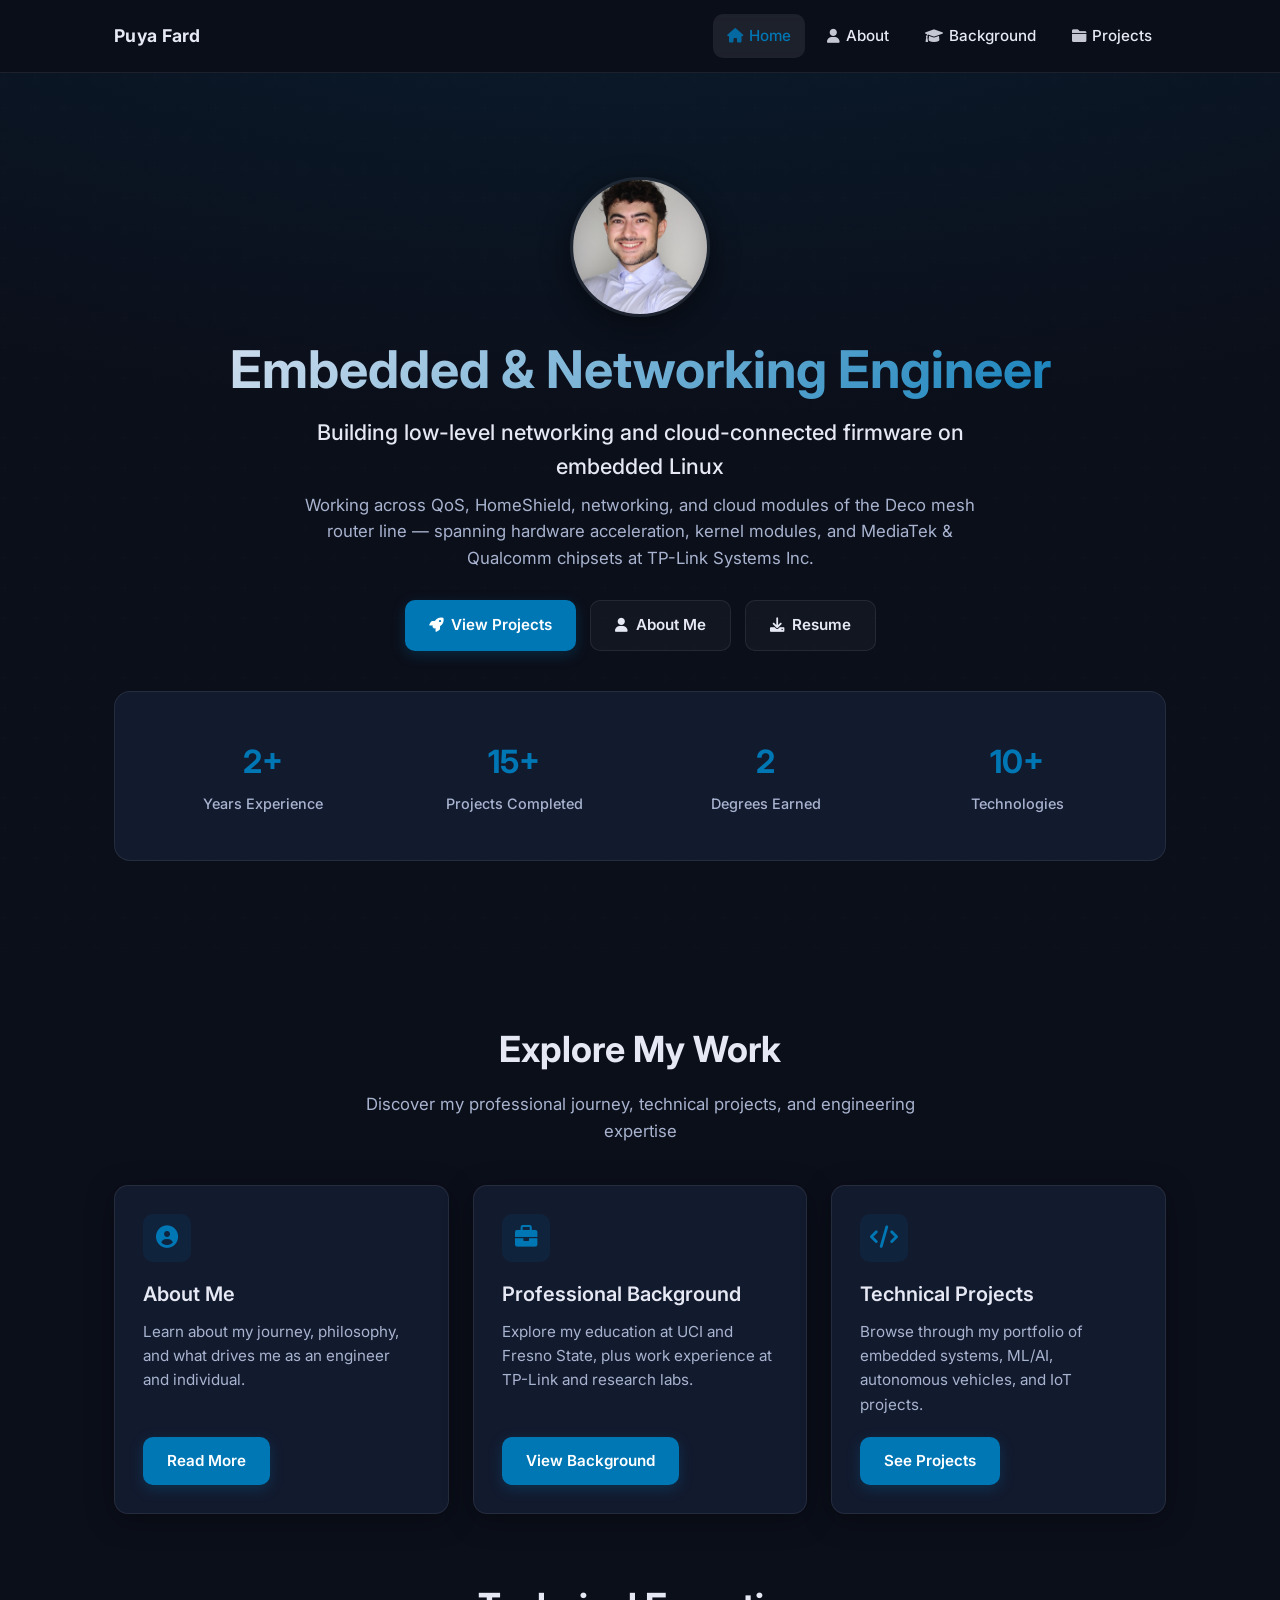
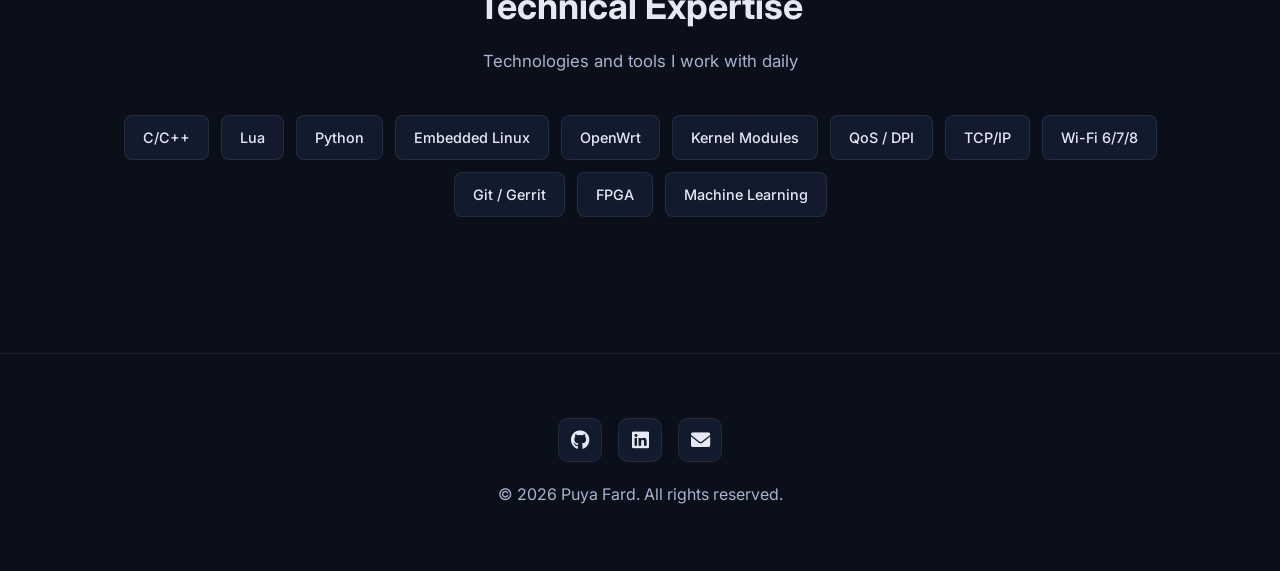
<file: index.html>
<!DOCTYPE html>
<html lang="en">
<head>
  <meta charset="UTF-8" />
  <meta name="viewport" content="width=device-width, initial-scale=1" />
  <title>Puya Fard – Embedded & Networking Engineer</title>
  <meta name="description" content="Portfolio of Puya Fard, embedded & networking engineer focused on Wi-Fi routers, firmware, and systems." />
  <meta name="theme-color" content="#0b0f1a" />
  <link rel="icon" href="assets/favicon.svg" type="image/svg+xml" />
  <!-- Open Graph / social -->
  <meta property="og:type" content="website" />
  <meta property="og:site_name" content="Puya Fard" />
  <meta property="og:title" content="Puya Fard – Embedded & Networking Engineer" />
  <meta property="og:description" content="Embedded software engineer building low-level networking and cloud-connected firmware on embedded Linux at TP-Link." />
  <meta property="og:url" content="https://puyacompe.github.io/Portfolio/" />
  <meta property="og:image" content="https://puyacompe.github.io/Portfolio/assets/Image%2011-3-24%20at%2009.53.jpeg" />
  <meta name="twitter:card" content="summary_large_image" />
  <meta name="twitter:title" content="Puya Fard – Embedded & Networking Engineer" />
  <meta name="twitter:description" content="Embedded software engineer building low-level networking and cloud-connected firmware on embedded Linux at TP-Link." />
  <meta name="twitter:image" content="https://puyacompe.github.io/Portfolio/assets/Image%2011-3-24%20at%2009.53.jpeg" />
  <!-- Google tag (gtag.js) -->
  <script async src="https://www.googletagmanager.com/gtag/js?id=G-46H9GVHWWF"></script>
  <script>
    window.dataLayer = window.dataLayer || [];
    function gtag(){dataLayer.push(arguments);}
    gtag('js', new Date());
    gtag('config', 'G-46H9GVHWWF');
  </script>
  <link rel="preconnect" href="https://fonts.googleapis.com">
  <link rel="preconnect" href="https://fonts.gstatic.com" crossorigin>
  <link href="https://fonts.googleapis.com/css2?family=Inter:wght@400;500;600;700&display=swap" rel="stylesheet">
  <link rel="stylesheet" href="https://cdnjs.cloudflare.com/ajax/libs/font-awesome/6.0.0-beta3/css/all.min.css">
  <link rel="stylesheet" href="styles.css?v=2" />
</head>
<body>
  <a class="skip-link" href="#main">Skip to content</a>

  <nav class="navbar" aria-label="Primary">
    <div class="container">
      <div class="brand">Puya Fard</div>
      <ul class="nav-links" role="list">
        <li><a href="index.html" aria-current="page"><i class="fas fa-home"></i>Home</a></li>
        <li><a href="about.html"><i class="fas fa-user"></i>About</a></li>
        <li><a href="personal-background.html"><i class="fas fa-graduation-cap"></i>Background</a></li>
        <li><a href="completed-projects.html"><i class="fas fa-folder"></i>Projects</a></li>
      </ul>
    </div>
  </nav>

  <header class="hero">
    <div class="container">
      <img src="assets/Image 11-3-24 at 09.53.jpeg" alt="Puya Fard" class="hero-avatar" />
      <h1>Embedded & Networking Engineer</h1>
      <p class="subtitle">Building low-level networking and cloud-connected firmware on embedded Linux</p>
      <p>Working across QoS, HomeShield, networking, and cloud modules of the Deco mesh router line — spanning hardware acceleration, kernel modules, and MediaTek &amp; Qualcomm chipsets at TP-Link Systems Inc.</p>
      <div class="btn-row">
        <a class="btn btn-primary" href="completed-projects.html"><i class="fas fa-rocket"></i>View Projects</a>
        <a class="btn btn-outline" href="about.html"><i class="fas fa-user"></i>About Me</a>
        <a class="btn btn-outline" href="assets/Fard_Puya_Resume.pdf" target="_blank"><i class="fas fa-download"></i>Resume</a>
      </div>

      <div class="stats">
        <div class="stat">
          <span class="stat-number">2+</span>
          <span class="stat-label">Years Experience</span>
        </div>
        <div class="stat">
          <span class="stat-number">15+</span>
          <span class="stat-label">Projects Completed</span>
        </div>
        <div class="stat">
          <span class="stat-number">2</span>
          <span class="stat-label">Degrees Earned</span>
        </div>
        <div class="stat">
          <span class="stat-number">10+</span>
          <span class="stat-label">Technologies</span>
        </div>
      </div>
    </div>
  </header>

  <main id="main">
    <section aria-labelledby="featured-heading">
      <div class="container">
        <div class="section-header">
          <h2 id="featured-heading">Explore My Work</h2>
          <p>Discover my professional journey, technical projects, and engineering expertise</p>
        </div>
        <div class="cards">
          <article class="card">
            <div class="card-icon"><i class="fas fa-user-circle"></i></div>
            <h3>About Me</h3>
            <p>Learn about my journey, philosophy, and what drives me as an engineer and individual.</p>
            <div class="actions"><a class="btn btn-primary" href="about.html">Read More</a></div>
          </article>
          <article class="card">
            <div class="card-icon"><i class="fas fa-briefcase"></i></div>
            <h3>Professional Background</h3>
            <p>Explore my education at UCI and Fresno State, plus work experience at TP-Link and research labs.</p>
            <div class="actions"><a class="btn btn-primary" href="personal-background.html">View Background</a></div>
          </article>
          <article class="card">
            <div class="card-icon"><i class="fas fa-code"></i></div>
            <h3>Technical Projects</h3>
            <p>Browse through my portfolio of embedded systems, ML/AI, autonomous vehicles, and IoT projects.</p>
            <div class="actions"><a class="btn btn-primary" href="completed-projects.html">See Projects</a></div>
          </article>
        </div>

        <div class="section-header" style="margin-top:64px">
          <h2>Technical Expertise</h2>
          <p>Technologies and tools I work with daily</p>
        </div>
        <div class="tech-stack">
          <span class="tech-badge">C/C++</span>
          <span class="tech-badge">Lua</span>
          <span class="tech-badge">Python</span>
          <span class="tech-badge">Embedded Linux</span>
          <span class="tech-badge">OpenWrt</span>
          <span class="tech-badge">Kernel Modules</span>
          <span class="tech-badge">QoS / DPI</span>
          <span class="tech-badge">TCP/IP</span>
          <span class="tech-badge">Wi-Fi 6/7/8</span>
          <span class="tech-badge">Git / Gerrit</span>
          <span class="tech-badge">FPGA</span>
          <span class="tech-badge">Machine Learning</span>
        </div>
      </div>
    </section>
  </main>

  <footer>
    <div class="container">
      <div class="footer-content">
        <ul class="social-links">
          <li><a href="https://github.com/PuyaCompE" target="_blank" rel="noopener" aria-label="GitHub"><i class="fab fa-github"></i></a></li>
          <li><a href="https://www.linkedin.com/in/puyafard" target="_blank" rel="noopener" aria-label="LinkedIn"><i class="fab fa-linkedin"></i></a></li>
          <li><a href="mailto:puyafardce@gmail.com" aria-label="Email"><i class="fas fa-envelope"></i></a></li>
        </ul>
        <p>© 2026 Puya Fard. All rights reserved.</p>
      </div>
    </div>
  </footer>
  <script src="main.js"></script>
</body>
</html>
</file>
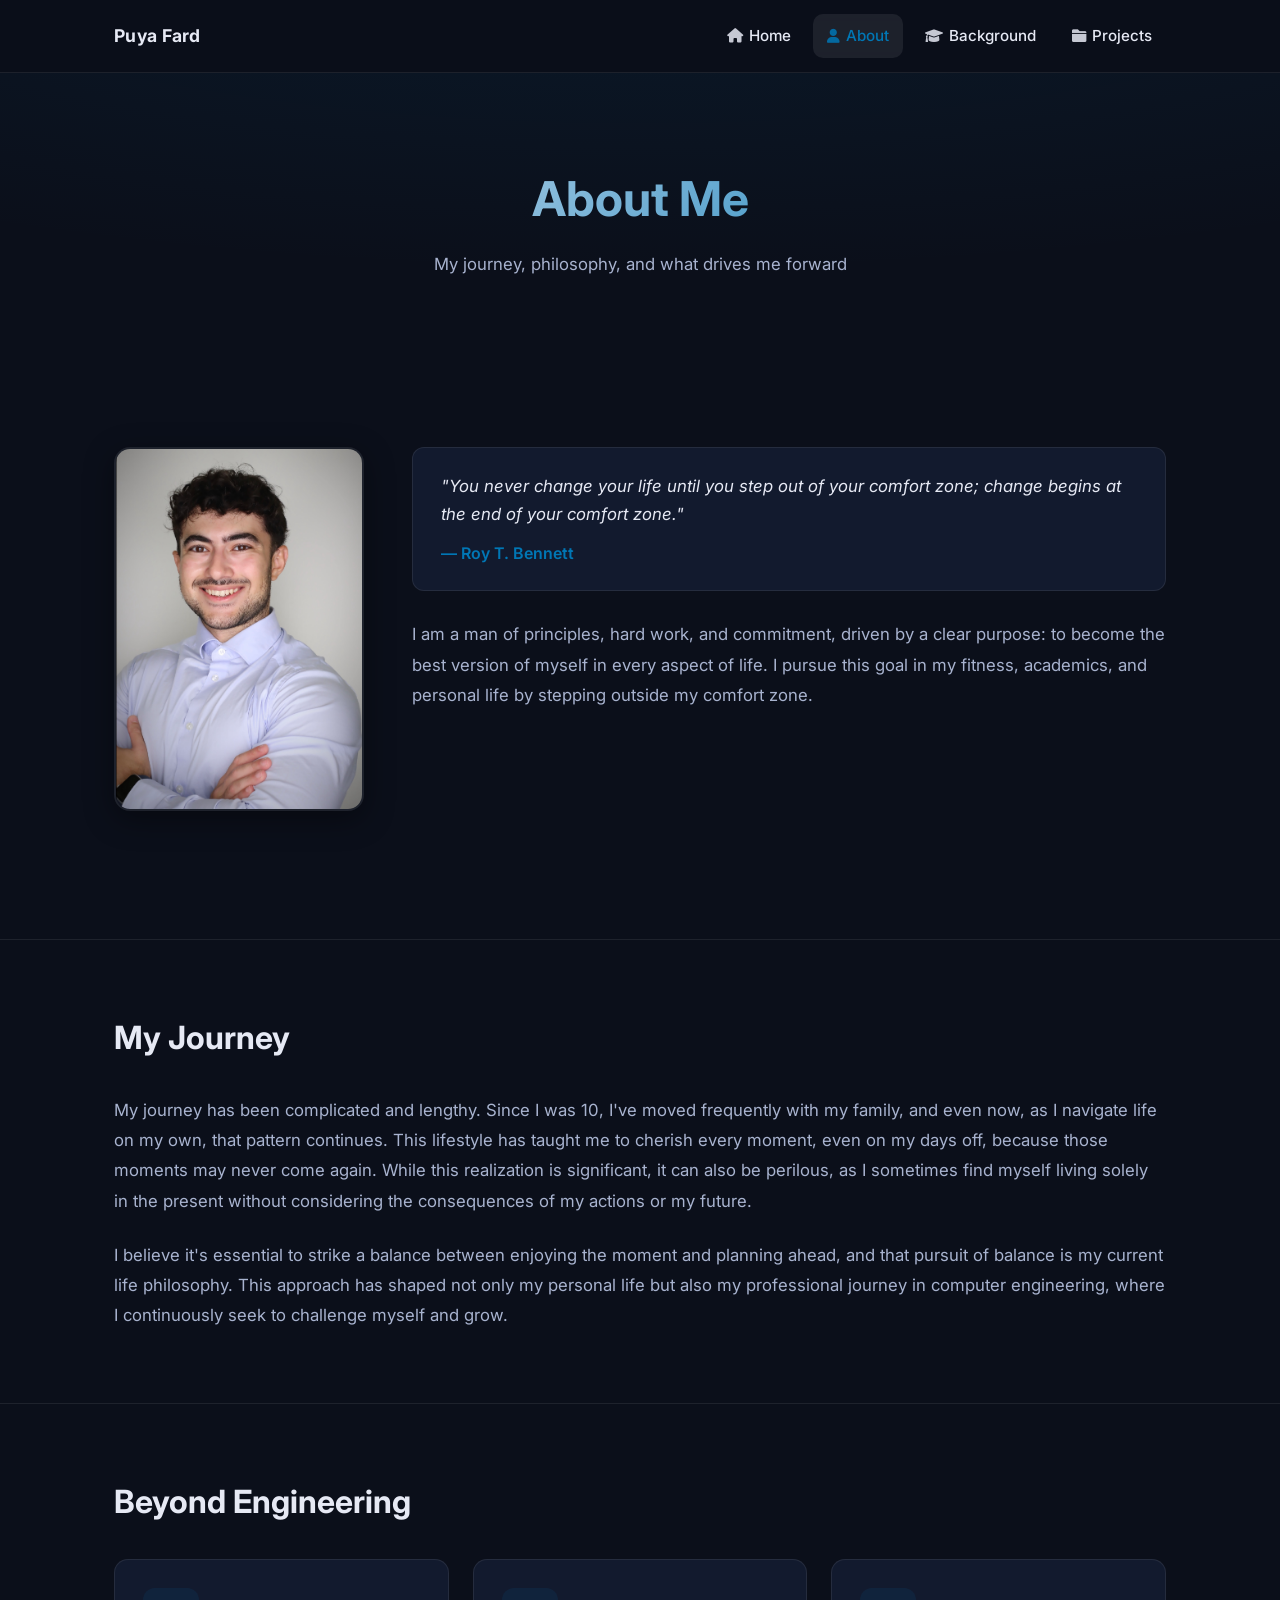
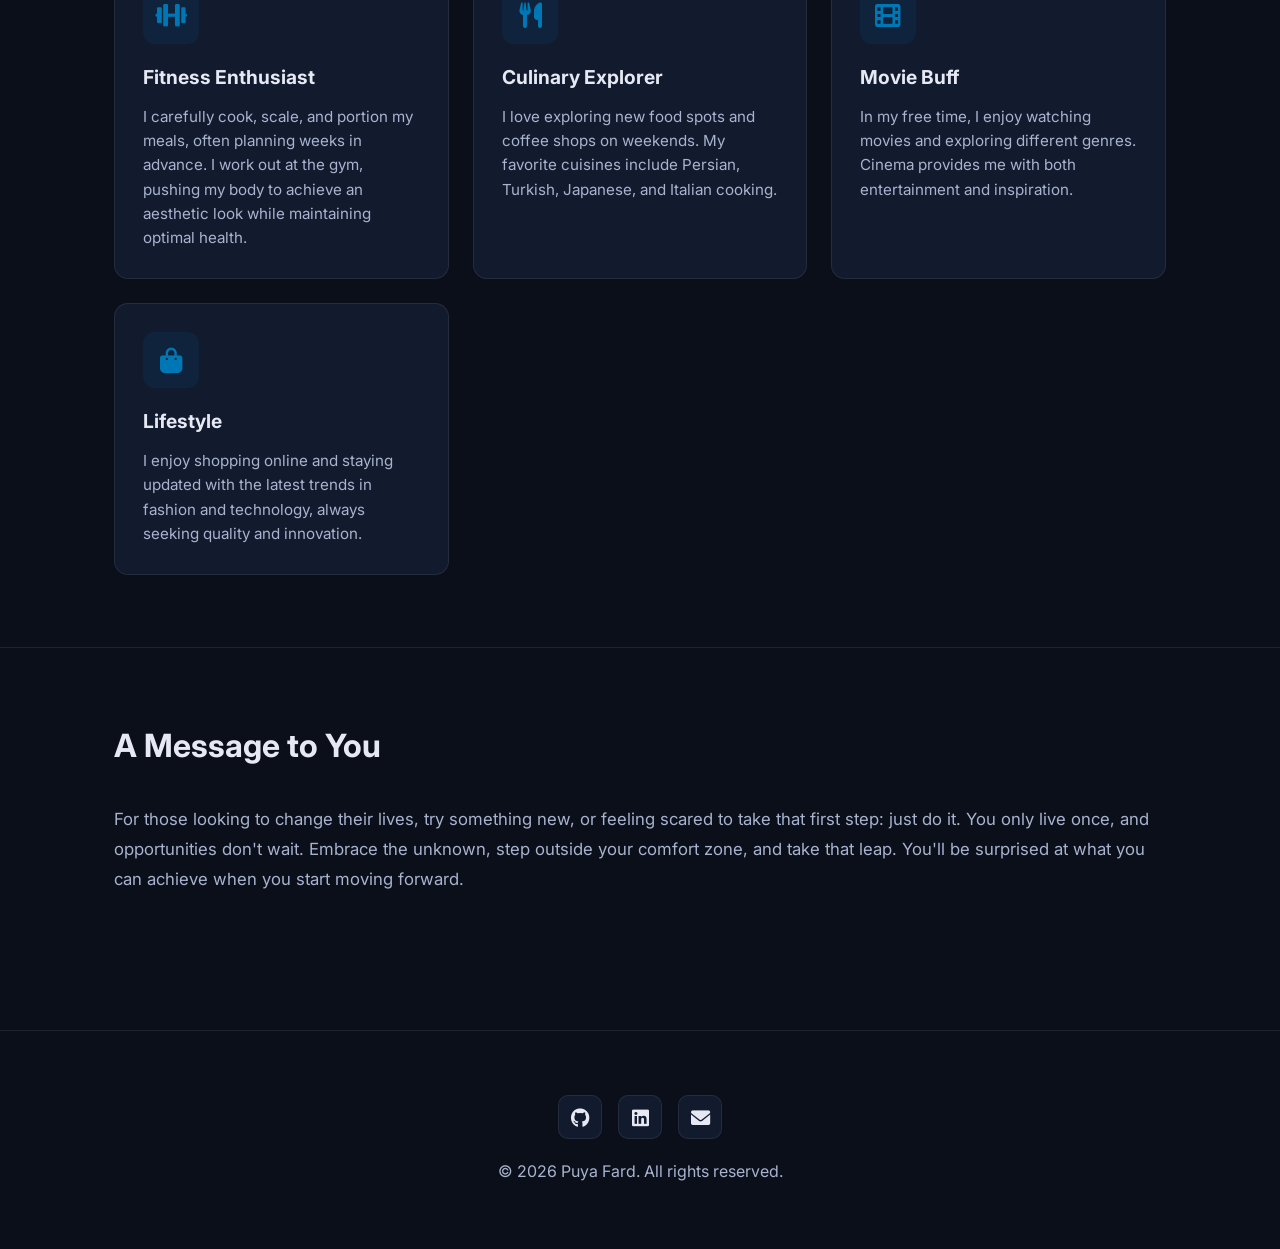
<file: about.html>
<!DOCTYPE html>
<html lang="en">
<head>
  <meta charset="UTF-8" />
  <meta name="viewport" content="width=device-width, initial-scale=1" />
  <title>About Me – Puya Fard</title>
  <meta name="description" content="Learn about Puya Fard's journey, philosophy, and interests." />
  <meta name="theme-color" content="#0b0f1a" />
  <link rel="icon" href="assets/favicon.svg" type="image/svg+xml" />
  <!-- Open Graph / social -->
  <meta property="og:type" content="website" />
  <meta property="og:site_name" content="Puya Fard" />
  <meta property="og:title" content="About Me – Puya Fard" />
  <meta property="og:description" content="Learn about Puya Fard's journey, philosophy, and interests." />
  <meta property="og:url" content="https://puyacompe.github.io/Portfolio/about.html" />
  <meta property="og:image" content="https://puyacompe.github.io/Portfolio/assets/Image%2011-3-24%20at%2009.53.jpeg" />
  <meta name="twitter:card" content="summary_large_image" />
  <meta name="twitter:title" content="About Me – Puya Fard" />
  <meta name="twitter:description" content="Learn about Puya Fard's journey, philosophy, and interests." />
  <meta name="twitter:image" content="https://puyacompe.github.io/Portfolio/assets/Image%2011-3-24%20at%2009.53.jpeg" />
  <!-- Google tag (gtag.js) -->
  <script async src="https://www.googletagmanager.com/gtag/js?id=G-46H9GVHWWF"></script>
  <script>
    window.dataLayer = window.dataLayer || [];
    function gtag(){dataLayer.push(arguments);}
    gtag('js', new Date());
    gtag('config', 'G-46H9GVHWWF');
  </script>
  <link rel="preconnect" href="https://fonts.googleapis.com">
  <link rel="preconnect" href="https://fonts.gstatic.com" crossorigin>
  <link href="https://fonts.googleapis.com/css2?family=Inter:wght@400;500;600;700&display=swap" rel="stylesheet">
  <link rel="stylesheet" href="https://cdnjs.cloudflare.com/ajax/libs/font-awesome/6.0.0-beta3/css/all.min.css">
  <link rel="stylesheet" href="styles.css" />
</head>
<body>
  <a class="skip-link" href="#main">Skip to content</a>

  <nav class="navbar" aria-label="Primary">
    <div class="container">
      <div class="brand">Puya Fard</div>
      <ul class="nav-links" role="list">
        <li><a href="index.html"><i class="fas fa-home"></i>Home</a></li>
        <li><a href="about.html" aria-current="page"><i class="fas fa-user"></i>About</a></li>
        <li><a href="personal-background.html"><i class="fas fa-graduation-cap"></i>Background</a></li>
        <li><a href="completed-projects.html"><i class="fas fa-folder"></i>Projects</a></li>
      </ul>
    </div>
  </nav>

  <header class="page-header">
    <div class="container">
      <h1>About Me</h1>
      <p>My journey, philosophy, and what drives me forward</p>
    </div>
  </header>

  <main id="main">
    <section class="content-section">
      <div class="container">
        <div class="profile-intro">
          <div>
            <img src="assets/Image 11-3-24 at 09.53.jpeg" alt="Puya Fard" class="profile-image" loading="lazy">
          </div>
          <div>
            <div class="quote-box">
              <div class="quote-text">"You never change your life until you step out of your comfort zone; change begins at the end of your comfort zone."</div>
              <div class="quote-author">— Roy T. Bennett</div>
            </div>
            <p class="text-content">
              I am a man of principles, hard work, and commitment, driven by a clear purpose: to become the best version of myself in every aspect of life. I pursue this goal in my fitness, academics, and personal life by stepping outside my comfort zone.
            </p>
          </div>
        </div>
      </div>
    </section>

    <section class="content-section">
      <div class="container">
        <h2 class="section-title">My Journey</h2>
        <p class="text-content">
          My journey has been complicated and lengthy. Since I was 10, I've moved frequently with my family, and even now, as I navigate life on my own, that pattern continues. This lifestyle has taught me to cherish every moment, even on my days off, because those moments may never come again. While this realization is significant, it can also be perilous, as I sometimes find myself living solely in the present without considering the consequences of my actions or my future.
        </p>
        <p class="text-content">
          I believe it's essential to strike a balance between enjoying the moment and planning ahead, and that pursuit of balance is my current life philosophy. This approach has shaped not only my personal life but also my professional journey in computer engineering, where I continuously seek to challenge myself and grow.
        </p>
      </div>
    </section>

    <section class="content-section">
      <div class="container">
        <h2 class="section-title">Beyond Engineering</h2>
        <div class="interests-grid">
          <div class="interest-card">
            <div class="interest-icon"><i class="fas fa-dumbbell"></i></div>
            <h3>Fitness Enthusiast</h3>
            <p>I carefully cook, scale, and portion my meals, often planning weeks in advance. I work out at the gym, pushing my body to achieve an aesthetic look while maintaining optimal health.</p>
          </div>
          <div class="interest-card">
            <div class="interest-icon"><i class="fas fa-utensils"></i></div>
            <h3>Culinary Explorer</h3>
            <p>I love exploring new food spots and coffee shops on weekends. My favorite cuisines include Persian, Turkish, Japanese, and Italian cooking.</p>
          </div>
          <div class="interest-card">
            <div class="interest-icon"><i class="fas fa-film"></i></div>
            <h3>Movie Buff</h3>
            <p>In my free time, I enjoy watching movies and exploring different genres. Cinema provides me with both entertainment and inspiration.</p>
          </div>
          <div class="interest-card">
            <div class="interest-icon"><i class="fas fa-shopping-bag"></i></div>
            <h3>Lifestyle</h3>
            <p>I enjoy shopping online and staying updated with the latest trends in fashion and technology, always seeking quality and innovation.</p>
          </div>
        </div>
      </div>
    </section>

    <section class="content-section">
      <div class="container">
        <h2 class="section-title">A Message to You</h2>
        <p class="text-content">
          For those looking to change their lives, try something new, or feeling scared to take that first step: just do it. You only live once, and opportunities don't wait. Embrace the unknown, step outside your comfort zone, and take that leap. You'll be surprised at what you can achieve when you start moving forward.
        </p>
      </div>
    </section>
  </main>

  <footer>
    <div class="container">
      <div class="footer-content">
        <ul class="social-links">
          <li><a href="https://github.com/PuyaCompE" target="_blank" rel="noopener" aria-label="GitHub"><i class="fab fa-github"></i></a></li>
          <li><a href="https://www.linkedin.com/in/puyafard" target="_blank" rel="noopener" aria-label="LinkedIn"><i class="fab fa-linkedin"></i></a></li>
          <li><a href="mailto:puyafardce@gmail.com" aria-label="Email"><i class="fas fa-envelope"></i></a></li>
        </ul>
        <p>© 2026 Puya Fard. All rights reserved.</p>
      </div>
    </div>
  </footer>
  <script src="main.js"></script>
</body>
</html>
</file>
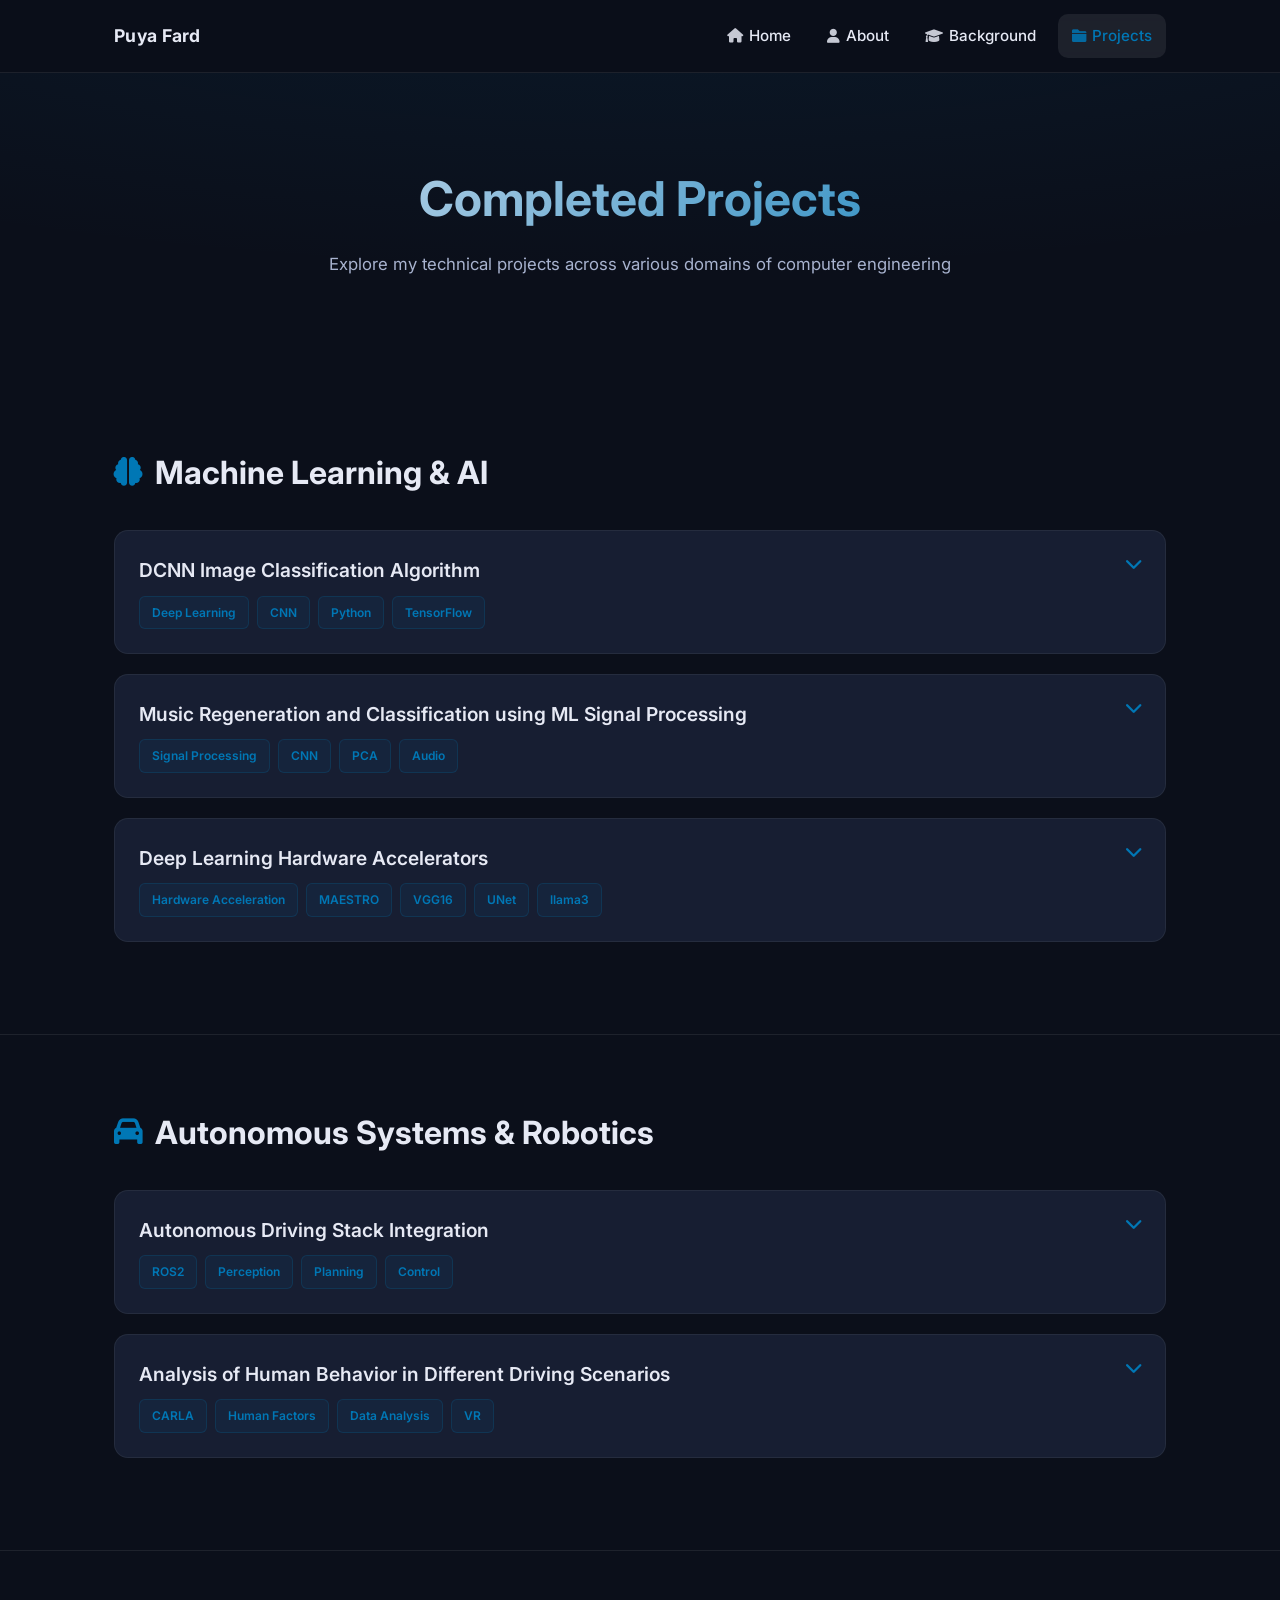
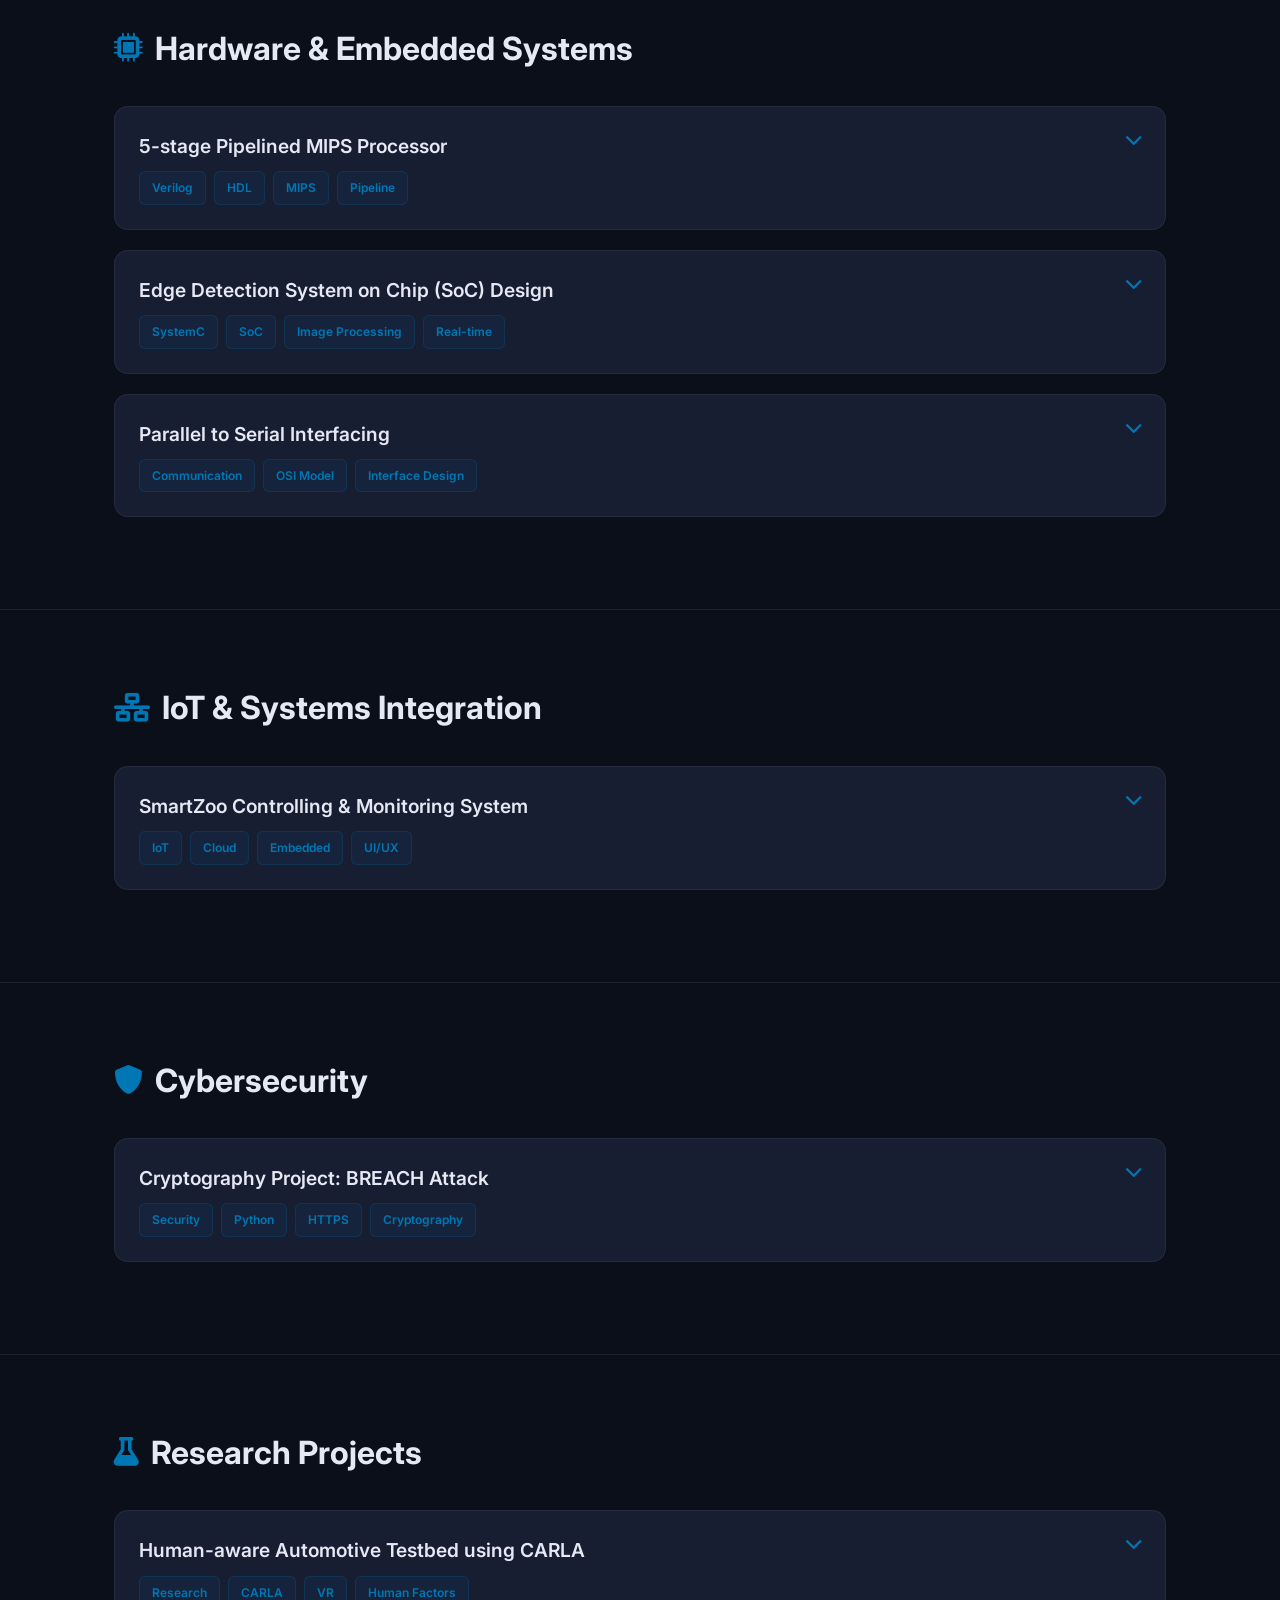
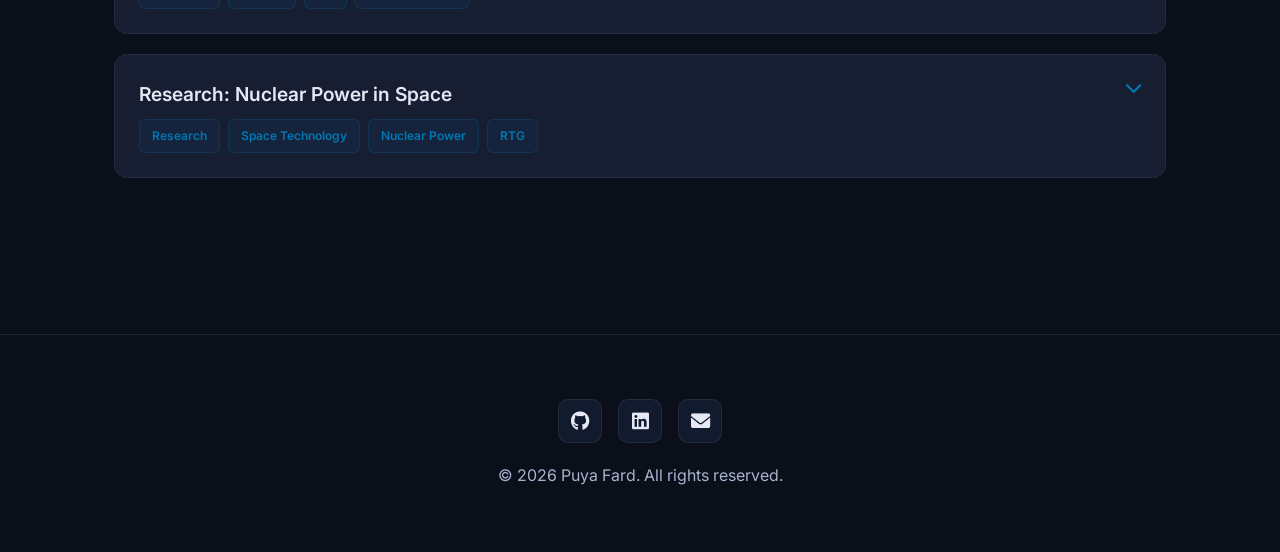
<file: completed-projects.html>
<!DOCTYPE html>
<html lang="en">
<head>
  <meta charset="UTF-8" />
  <meta name="viewport" content="width=device-width, initial-scale=1" />
  <title>Completed Projects – Puya Fard</title>
  <meta name="description" content="Technical projects by Puya Fard across ML/AI, embedded systems, autonomous vehicles, and more." />
  <meta name="theme-color" content="#0b0f1a" />
  <link rel="icon" href="assets/favicon.svg" type="image/svg+xml" />
  <!-- Open Graph / social -->
  <meta property="og:type" content="website" />
  <meta property="og:site_name" content="Puya Fard" />
  <meta property="og:title" content="Completed Projects – Puya Fard" />
  <meta property="og:description" content="Technical projects by Puya Fard across ML/AI, embedded systems, autonomous vehicles, and more." />
  <meta property="og:url" content="https://puyacompe.github.io/Portfolio/completed-projects.html" />
  <meta property="og:image" content="https://puyacompe.github.io/Portfolio/assets/Image%2011-3-24%20at%2009.53.jpeg" />
  <meta name="twitter:card" content="summary_large_image" />
  <meta name="twitter:title" content="Completed Projects – Puya Fard" />
  <meta name="twitter:description" content="Technical projects by Puya Fard across ML/AI, embedded systems, autonomous vehicles, and more." />
  <meta name="twitter:image" content="https://puyacompe.github.io/Portfolio/assets/Image%2011-3-24%20at%2009.53.jpeg" />
  <!-- Google tag (gtag.js) -->
  <script async src="https://www.googletagmanager.com/gtag/js?id=G-46H9GVHWWF"></script>
  <script>
    window.dataLayer = window.dataLayer || [];
    function gtag(){dataLayer.push(arguments);}
    gtag('js', new Date());
    gtag('config', 'G-46H9GVHWWF');
  </script>
  <link rel="preconnect" href="https://fonts.googleapis.com">
  <link rel="preconnect" href="https://fonts.gstatic.com" crossorigin>
  <link href="https://fonts.googleapis.com/css2?family=Inter:wght@400;500;600;700&display=swap" rel="stylesheet">
  <link rel="stylesheet" href="https://cdnjs.cloudflare.com/ajax/libs/font-awesome/6.0.0-beta3/css/all.min.css">
  <link rel="stylesheet" href="styles.css" />
</head>
<body>
  <a class="skip-link" href="#main">Skip to content</a>

  <nav class="navbar" aria-label="Primary">
    <div class="container">
      <div class="brand">Puya Fard</div>
      <ul class="nav-links" role="list">
        <li><a href="index.html"><i class="fas fa-home"></i>Home</a></li>
        <li><a href="about.html"><i class="fas fa-user"></i>About</a></li>
        <li><a href="personal-background.html"><i class="fas fa-graduation-cap"></i>Background</a></li>
        <li><a href="completed-projects.html" aria-current="page"><i class="fas fa-folder"></i>Projects</a></li>
      </ul>
    </div>
  </nav>

  <header class="page-header">
    <div class="container">
      <h1>Completed Projects</h1>
      <p>Explore my technical projects across various domains of computer engineering</p>
    </div>
  </header>

  <main id="main">
    <!-- ML & AI -->
    <section class="category-section">
      <div class="container">
        <div class="category-header">
          <i class="fas fa-brain"></i>
          <h2>Machine Learning & AI</h2>
        </div>

        <div class="project-card">
          <div class="project-header" onclick="toggleProject('project4')">
            <div class="project-title-sec">
              <h3>DCNN Image Classification Algorithm</h3>
              <div class="project-tags">
                <span class="tag">Deep Learning</span>
                <span class="tag">CNN</span>
                <span class="tag">Python</span>
                <span class="tag">TensorFlow</span>
              </div>
            </div>
            <i class="fas fa-chevron-down toggle-icon" id="icon-project4"></i>
          </div>
          <div class="project-details" id="details-project4">
            <p>Conducted a comparative study on DCNN, DarkNet-19, ResNet-50, and Efficient B0 architectures, achieving a 94.35% validation accuracy with Efficient B0 on a dataset of over 3500 32x32 grayscale images across 28 classes. Custom-designed DCNN achieved 92.35% validation accuracy with the lowest training time, demonstrating efficient model design.</p>
            <a href="assets/ECE172-Final Project-Report.pdf" target="_blank" class="project-link"><i class="fas fa-file-pdf"></i>View Project Report</a>
          </div>
        </div>

        <div class="project-card">
          <div class="project-header" onclick="toggleProject('project11')">
            <div class="project-title-sec">
              <h3>Music Regeneration and Classification using ML Signal Processing</h3>
              <div class="project-tags">
                <span class="tag">Signal Processing</span>
                <span class="tag">CNN</span>
                <span class="tag">PCA</span>
                <span class="tag">Audio</span>
              </div>
            </div>
            <i class="fas fa-chevron-down toggle-icon" id="icon-project11"></i>
          </div>
          <div class="project-details" id="details-project11">
            <p>Implemented music signal recreation using a trained CNN model. Leveraged genre-specific feature representations synthesized into new music signals. Features were converted into audio waveforms, demonstrating the potential of neural networks to generate realistic genre-specific samples. Validated quality through reclassification and performed PCA analysis to examine variance distributions across four genres.</p>
            <a href="assets/Final_Project___Report.pdf" target="_blank" class="project-link"><i class="fas fa-file-pdf"></i>View Project Report</a>
          </div>
        </div>

        <div class="project-card">
          <div class="project-header" onclick="toggleProject('project12')">
            <div class="project-title-sec">
              <h3>Deep Learning Hardware Accelerators</h3>
              <div class="project-tags">
                <span class="tag">Hardware Acceleration</span>
                <span class="tag">MAESTRO</span>
                <span class="tag">VGG16</span>
                <span class="tag">UNet</span>
                <span class="tag">llama3</span>
              </div>
            </div>
            <i class="fas fa-chevron-down toggle-icon" id="icon-project12"></i>
          </div>
          <div class="project-details" id="details-project12">
            <p>Designed and optimized hardware accelerators for UNet, VGG16, and a llama3 variant, co-optimizing dataflow and hardware architecture using the MAESTRO cost model. Through dataflow design and iterative profiling, achieved up to 70.54% latency reduction and 54.11% energy reduction while adhering to predefined hardware and dataflow constraints. Demonstrates expertise in the co-design space of DL accelerators across deep learning models, dataflow, and hardware architecture.</p>
            <a href="assets/Final_Project___Report___EECS_298__DL_Accelerator.pdf" target="_blank" class="project-link"><i class="fas fa-file-pdf"></i>View Project Report</a>
          </div>
        </div>
      </div>
    </section>

    <!-- Autonomous Systems -->
    <section class="category-section">
      <div class="container">
        <div class="category-header">
          <i class="fas fa-car"></i>
          <h2>Autonomous Systems & Robotics</h2>
        </div>

        <div class="project-card">
          <div class="project-header" onclick="toggleProject('project5')">
            <div class="project-title-sec">
              <h3>Autonomous Driving Stack Integration</h3>
              <div class="project-tags">
                <span class="tag">ROS2</span>
                <span class="tag">Perception</span>
                <span class="tag">Planning</span>
                <span class="tag">Control</span>
              </div>
            </div>
            <i class="fas fa-chevron-down toggle-icon" id="icon-project5"></i>
          </div>
          <div class="project-details" id="details-project5">
            <p>Developed a comprehensive autonomous driving stack in ROS2, integrating perception, planning, and control modules. The system enables real-time navigation and decision-making in dynamic environments, demonstrating end-to-end autonomous vehicle capabilities from sensor data processing to vehicle control.</p>
            <a href="assets/Lab5 report (1).pdf" target="_blank" class="project-link"><i class="fas fa-file-pdf"></i>View Project Report</a>
          </div>
        </div>

        <div class="project-card">
          <div class="project-header" onclick="toggleProject('project10')">
            <div class="project-title-sec">
              <h3>Analysis of Human Behavior in Different Driving Scenarios</h3>
              <div class="project-tags">
                <span class="tag">CARLA</span>
                <span class="tag">Human Factors</span>
                <span class="tag">Data Analysis</span>
                <span class="tag">VR</span>
              </div>
            </div>
            <i class="fas fa-chevron-down toggle-icon" id="icon-project10"></i>
          </div>
          <div class="project-details" id="details-project10">
            <p>Despite advancements in automotive technology, traffic accidents remain a significant global issue. This project creates and simulates various traffic scenarios using the CARLA simulator to understand driver behavior. Data gathering includes vehicle metrics and biometrics such as heart rate and breathing rate to enhance safety through better understanding of driver behavior patterns.</p>
            <a href="assets/Final PPT (1).pdf" target="_blank" class="project-link"><i class="fas fa-file-pdf"></i>View Project Report</a>
          </div>
        </div>
      </div>
    </section>

    <!-- Hardware & Embedded -->
    <section class="category-section">
      <div class="container">
        <div class="category-header">
          <i class="fas fa-microchip"></i>
          <h2>Hardware & Embedded Systems</h2>
        </div>

        <div class="project-card">
          <div class="project-header" onclick="toggleProject('project2')">
            <div class="project-title-sec">
              <h3>5-stage Pipelined MIPS Processor</h3>
              <div class="project-tags">
                <span class="tag">Verilog</span>
                <span class="tag">HDL</span>
                <span class="tag">MIPS</span>
                <span class="tag">Pipeline</span>
              </div>
            </div>
            <i class="fas fa-chevron-down toggle-icon" id="icon-project2"></i>
          </div>
          <div class="project-details" id="details-project2">
            <p>Integrated and prototyped the datapath and control units of a simple 32-bit MIPS processor featuring five pipeline stages using Verilog hardware description language. The processor executes various instructions including arithmetic, logic, data movement, and flow control operations with optimized pipeline hazard handling.</p>
            <a href="assets/ECE174-Project-Report (3).pdf" target="_blank" class="project-link"><i class="fas fa-file-pdf"></i>View Project Report</a>
          </div>
        </div>

        <div class="project-card">
          <div class="project-header" onclick="toggleProject('project6')">
            <div class="project-title-sec">
              <h3>Edge Detection System on Chip (SoC) Design</h3>
              <div class="project-tags">
                <span class="tag">SystemC</span>
                <span class="tag">SoC</span>
                <span class="tag">Image Processing</span>
                <span class="tag">Real-time</span>
              </div>
            </div>
            <i class="fas fa-chevron-down toggle-icon" id="icon-project6"></i>
          </div>
          <div class="project-details" id="details-project6">
            <p>Designed and developed a high-performance edge detection algorithm module using SystemC for image and video processing at 24fps. The system demonstrates real-time processing capabilities suitable for embedded vision applications.</p>
          </div>
        </div>

        <div class="project-card">
          <div class="project-header" onclick="toggleProject('project9')">
            <div class="project-title-sec">
              <h3>Parallel to Serial Interfacing</h3>
              <div class="project-tags">
                <span class="tag">Communication</span>
                <span class="tag">OSI Model</span>
                <span class="tag">Interface Design</span>
              </div>
            </div>
            <i class="fas fa-chevron-down toggle-icon" id="icon-project9"></i>
          </div>
          <div class="project-details" id="details-project9">
            <p>Focused on enhancing data transmission efficiency within communication networks by implementing Parallel to Serial and Serial to Parallel Interfaces. Explored the integration of these interfaces with the OSI model's seven layers, demonstrating understanding of layered communication protocols.</p>
            <a href="assets/ECE 176 Report.pdf" target="_blank" class="project-link"><i class="fas fa-file-pdf"></i>View Project Report</a>
          </div>
        </div>
      </div>
    </section>

    <!-- IoT -->
    <section class="category-section">
      <div class="container">
        <div class="category-header">
          <i class="fas fa-network-wired"></i>
          <h2>IoT & Systems Integration</h2>
        </div>

        <div class="project-card">
          <div class="project-header" onclick="toggleProject('project1')">
            <div class="project-title-sec">
              <h3>SmartZoo Controlling & Monitoring System</h3>
              <div class="project-tags">
                <span class="tag">IoT</span>
                <span class="tag">Cloud</span>
                <span class="tag">Embedded</span>
                <span class="tag">UI/UX</span>
              </div>
            </div>
            <i class="fas fa-chevron-down toggle-icon" id="icon-project1"></i>
          </div>
          <div class="project-details" id="details-project1">
            <p>Created a safe and intelligent control environment ensuring the safety of stingrays, reptiles, and elephants in zoo settings. This project leverages embedded systems, cloud-based programming, and a software-based user interface to monitor, collect, and store environmental data in real-time.</p>
            <a href="assets/ProjectCharterV1.10 (3).pdf" target="_blank" class="project-link"><i class="fas fa-file-pdf"></i>View Project Report</a>
          </div>
        </div>
      </div>
    </section>

    <!-- Cybersecurity -->
    <section class="category-section">
      <div class="container">
        <div class="category-header">
          <i class="fas fa-shield-alt"></i>
          <h2>Cybersecurity</h2>
        </div>

        <div class="project-card">
          <div class="project-header" onclick="toggleProject('project3')">
            <div class="project-title-sec">
              <h3>Cryptography Project: BREACH Attack</h3>
              <div class="project-tags">
                <span class="tag">Security</span>
                <span class="tag">Python</span>
                <span class="tag">HTTPS</span>
                <span class="tag">Cryptography</span>
              </div>
            </div>
            <i class="fas fa-chevron-down toggle-icon" id="icon-project3"></i>
          </div>
          <div class="project-details" id="details-project3">
            <p>Implemented a BREACH attack to explore its potential impact on targeted systems. Researched and selected appropriate attack methods, designed and executed the attack on simulated systems using Python, and analyzed results through HTTPS requests between client and server to understand vulnerability exploitation.</p>
            <a href="assets/ECE 156 - Final Technical Report.pdf" target="_blank" class="project-link"><i class="fas fa-file-pdf"></i>View Project Report</a>
          </div>
        </div>
      </div>
    </section>

    <!-- Research -->
    <section class="category-section">
      <div class="container">
        <div class="category-header">
          <i class="fas fa-flask"></i>
          <h2>Research Projects</h2>
        </div>

        <div class="project-card">
          <div class="project-header" onclick="toggleProject('project13')">
            <div class="project-title-sec">
              <h3>Human-aware Automotive Testbed using CARLA</h3>
              <div class="project-tags">
                <span class="tag">Research</span>
                <span class="tag">CARLA</span>
                <span class="tag">VR</span>
                <span class="tag">Human Factors</span>
              </div>
            </div>
            <i class="fas fa-chevron-down toggle-icon" id="icon-project13"></i>
          </div>
          <div class="project-details" id="details-project13">
            <p>Presents the design of a human-aware automotive testbed using CARLA (Car Learning to Act), incorporating human-vehicle interaction and environment sensing to enhance testing and validation of autonomous systems. The testbed enables realistic vehicle behavior simulation including traffic, pedestrians, and environmental conditions, ensuring robust system performance in various scenarios.</p>
          </div>
        </div>

        <div class="project-card">
          <div class="project-header" onclick="toggleProject('project8')">
            <div class="project-title-sec">
              <h3>Research: Nuclear Power in Space</h3>
              <div class="project-tags">
                <span class="tag">Research</span>
                <span class="tag">Space Technology</span>
                <span class="tag">Nuclear Power</span>
                <span class="tag">RTG</span>
              </div>
            </div>
            <i class="fas fa-chevron-down toggle-icon" id="icon-project8"></i>
          </div>
          <div class="project-details" id="details-project8">
            <p>Space missions increasingly rely on nuclear power, notably Radioisotope Thermoelectric Generators (RTGs) and nuclear fission reactors. This paper reviews their applications, focusing on Nuclear Thermal Propulsion (NTP), analysis, and data acquisition. RTGs provide reliable energy for space probes and rovers. Nuclear fission reactors offer potential for high-energy propulsion, enabling faster space exploration.</p>
            <a href="assets/EECS230-report (1).pdf" target="_blank" class="project-link"><i class="fas fa-file-pdf"></i>View Project Report</a>
          </div>
        </div>
      </div>
    </section>
  </main>

  <footer>
    <div class="container">
      <div class="footer-content">
        <ul class="social-links">
          <li><a href="https://github.com/PuyaCompE" target="_blank" rel="noopener" aria-label="GitHub"><i class="fab fa-github"></i></a></li>
          <li><a href="https://www.linkedin.com/in/puyafard" target="_blank" rel="noopener" aria-label="LinkedIn"><i class="fab fa-linkedin"></i></a></li>
          <li><a href="mailto:puyafardce@gmail.com" aria-label="Email"><i class="fas fa-envelope"></i></a></li>
        </ul>
        <p>© 2026 Puya Fard. All rights reserved.</p>
      </div>
    </div>
  </footer>

  <script>
    function toggleProject(id) {
      const details = document.getElementById('details-' + id);
      const icon = document.getElementById('icon-' + id);
      
      if (details.classList.contains('active')) {
        details.classList.remove('active');
        icon.classList.remove('active');
      } else {
        details.classList.add('active');
        icon.classList.add('active');
      }
    }
  </script>
  <script src="main.js"></script>
</body>
</html>
</file>
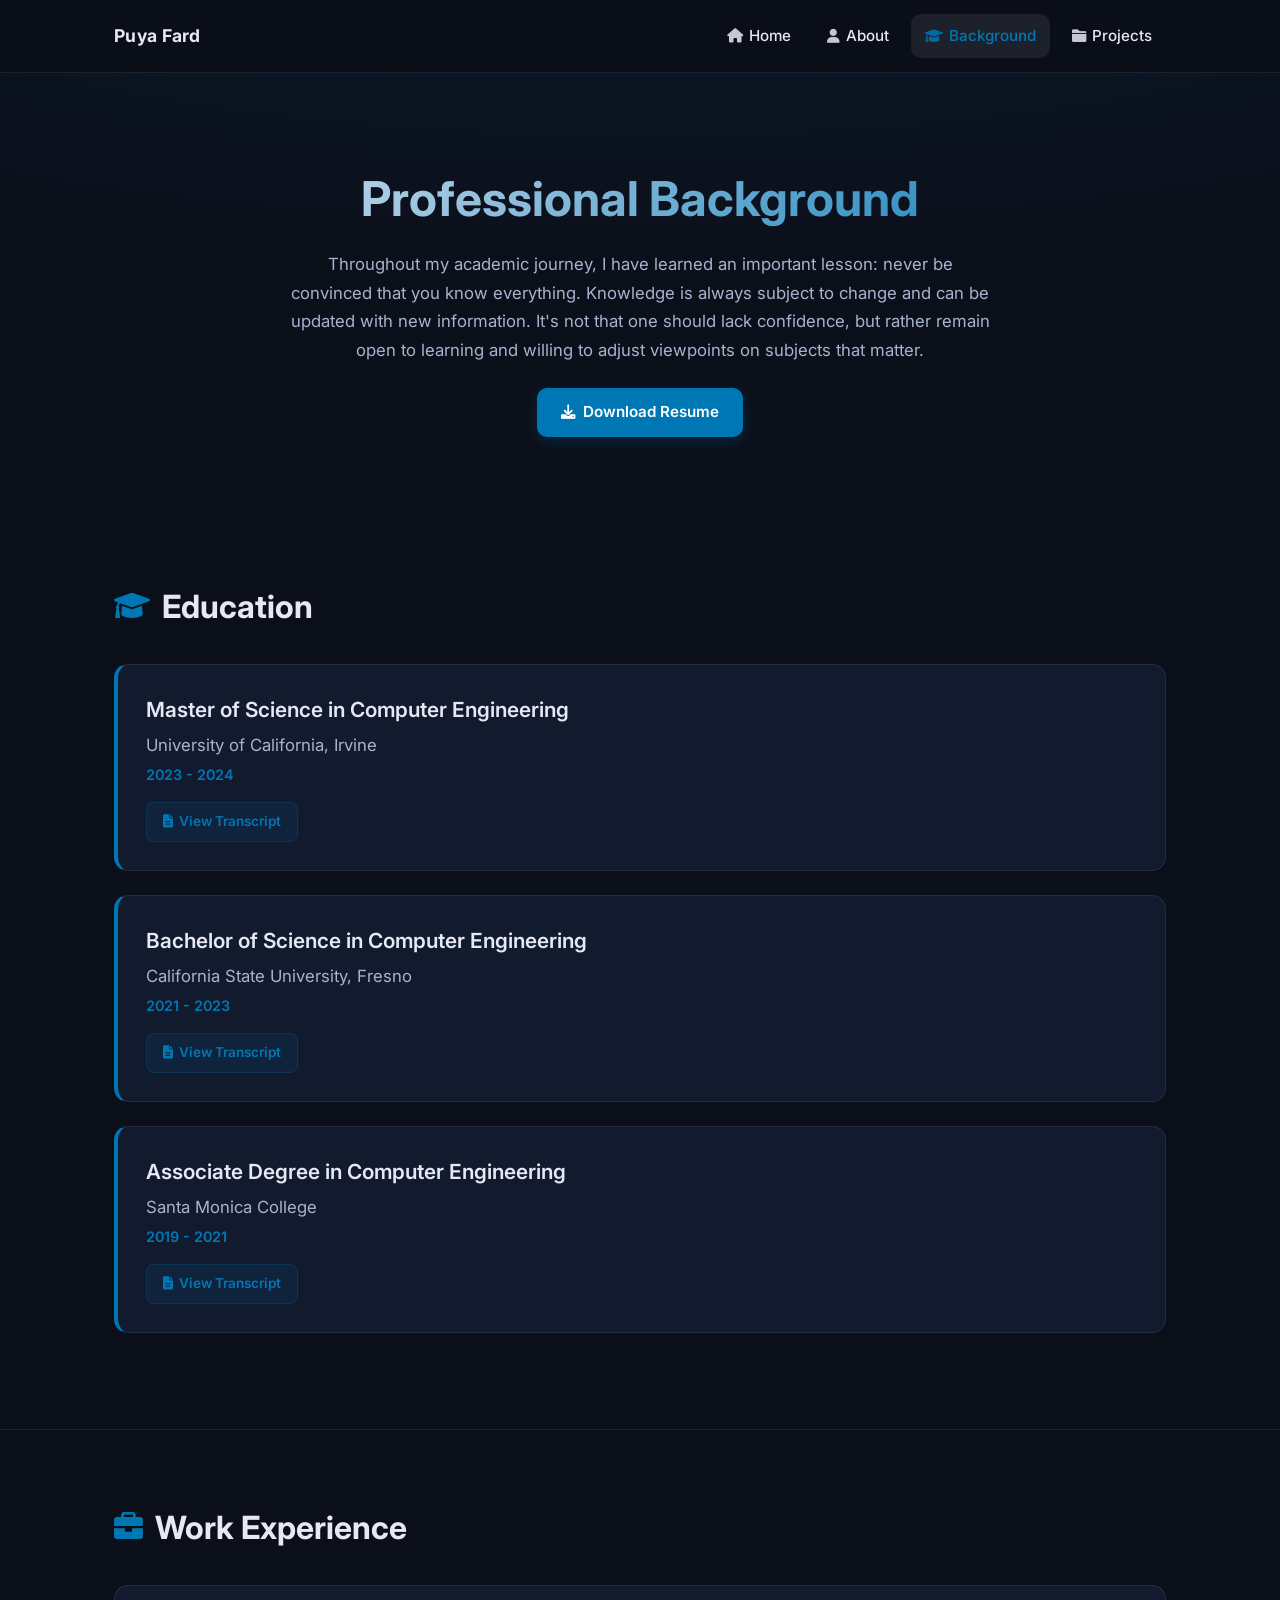
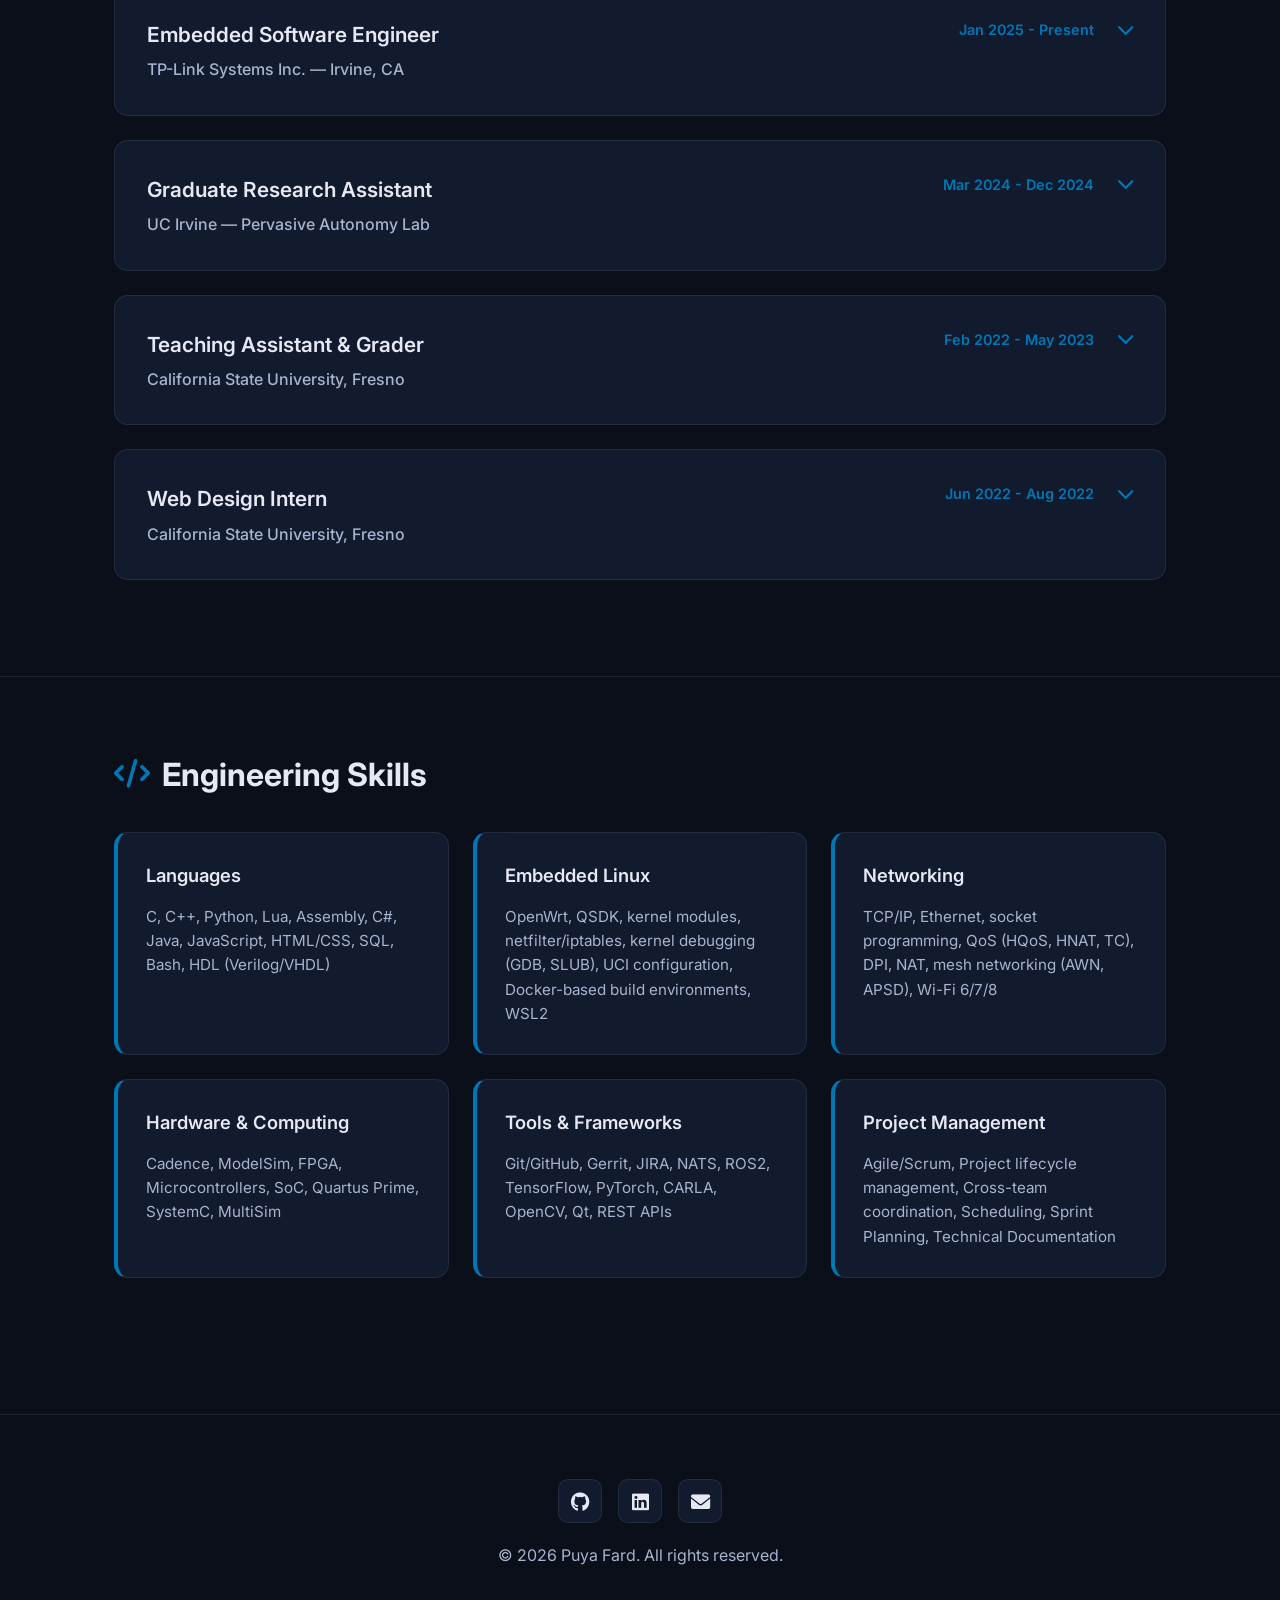
<file: personal-background.html>
<!DOCTYPE html>
<html lang="en">
<head>
  <meta charset="UTF-8" />
  <meta name="viewport" content="width=device-width, initial-scale=1" />
  <title>Professional Background – Puya Fard</title>
  <meta name="description" content="Education and work experience of Puya Fard." />
  <meta name="theme-color" content="#0b0f1a" />
  <link rel="icon" href="assets/favicon.svg" type="image/svg+xml" />
  <!-- Open Graph / social -->
  <meta property="og:type" content="website" />
  <meta property="og:site_name" content="Puya Fard" />
  <meta property="og:title" content="Professional Background – Puya Fard" />
  <meta property="og:description" content="Education and work experience of Puya Fard, embedded software engineer at TP-Link." />
  <meta property="og:url" content="https://puyacompe.github.io/Portfolio/personal-background.html" />
  <meta property="og:image" content="https://puyacompe.github.io/Portfolio/assets/Image%2011-3-24%20at%2009.53.jpeg" />
  <meta name="twitter:card" content="summary_large_image" />
  <meta name="twitter:title" content="Professional Background – Puya Fard" />
  <meta name="twitter:description" content="Education and work experience of Puya Fard, embedded software engineer at TP-Link." />
  <meta name="twitter:image" content="https://puyacompe.github.io/Portfolio/assets/Image%2011-3-24%20at%2009.53.jpeg" />
  <!-- Google tag (gtag.js) -->
  <script async src="https://www.googletagmanager.com/gtag/js?id=G-46H9GVHWWF"></script>
  <script>
    window.dataLayer = window.dataLayer || [];
    function gtag(){dataLayer.push(arguments);}
    gtag('js', new Date());
    gtag('config', 'G-46H9GVHWWF');
  </script>
  <link rel="preconnect" href="https://fonts.googleapis.com">
  <link rel="preconnect" href="https://fonts.gstatic.com" crossorigin>
  <link href="https://fonts.googleapis.com/css2?family=Inter:wght@400;500;600;700&display=swap" rel="stylesheet">
  <link rel="stylesheet" href="https://cdnjs.cloudflare.com/ajax/libs/font-awesome/6.0.0-beta3/css/all.min.css">
  <link rel="stylesheet" href="styles.css" />
</head>
<body>
  <a class="skip-link" href="#main">Skip to content</a>

  <nav class="navbar" aria-label="Primary">
    <div class="container">
      <div class="brand">Puya Fard</div>
      <ul class="nav-links" role="list">
        <li><a href="index.html"><i class="fas fa-home"></i>Home</a></li>
        <li><a href="about.html"><i class="fas fa-user"></i>About</a></li>
        <li><a href="personal-background.html" aria-current="page"><i class="fas fa-graduation-cap"></i>Background</a></li>
        <li><a href="completed-projects.html"><i class="fas fa-folder"></i>Projects</a></li>
      </ul>
    </div>
  </nav>

  <header class="page-header">
    <div class="container">
      <h1>Professional Background</h1>
      <p>Throughout my academic journey, I have learned an important lesson: never be convinced that you know everything. Knowledge is always subject to change and can be updated with new information. It's not that one should lack confidence, but rather remain open to learning and willing to adjust viewpoints on subjects that matter.</p>
      <a href="assets/Fard_Puya_Resume.pdf" target="_blank" class="btn btn-primary"><i class="fas fa-download"></i>Download Resume</a>
    </div>
  </header>

  <main id="main">
    <!-- EDUCATION SECTION -->
    <section class="content-section">
      <div class="container">
        <h2 class="section-title"><i class="fas fa-graduation-cap"></i>Education</h2>

        <div class="education-item">
          <div class="edu-degree">Master of Science in Computer Engineering</div>
          <div class="edu-school">University of California, Irvine</div>
          <div class="edu-date">2023 - 2024</div>
          <a href="assets/Transcript UCI.pdf" target="_blank" class="edu-link"><i class="fas fa-file-alt"></i>View Transcript</a>
        </div>

        <div class="education-item">
          <div class="edu-degree">Bachelor of Science in Computer Engineering</div>
          <div class="edu-school">California State University, Fresno</div>
          <div class="edu-date">2021 - 2023</div>
          <a href="assets/Transcript CSUF.pdf" target="_blank" class="edu-link"><i class="fas fa-file-alt"></i>View Transcript</a>
        </div>

        <div class="education-item">
          <div class="edu-degree">Associate Degree in Computer Engineering</div>
          <div class="edu-school">Santa Monica College</div>
          <div class="edu-date">2019 - 2021</div>
          <a href="assets/Transcript SMC.pdf" target="_blank" class="edu-link"><i class="fas fa-file-alt"></i>View Transcript</a>
        </div>
      </div>
    </section>

    <!-- WORK EXPERIENCE SECTION -->
    <section class="content-section">
      <div class="container">
        <h2 class="section-title"><i class="fas fa-briefcase"></i>Work Experience</h2>

        <!-- TP-LINK -->
        <div class="work-item">
          <div class="work-header" onclick="toggleWork('tplink')">
            <div class="work-title-sec">
              <h3>Embedded Software Engineer</h3>
              <div class="work-company">TP-Link Systems Inc. — Irvine, CA</div>
            </div>
            <div style="display:flex;align-items:center;gap:12px">
              <div class="work-date">Jan 2025 - Present</div>
              <i class="fas fa-chevron-down toggle-icon" id="icon-tplink"></i>
            </div>
          </div>
          <div class="work-details" id="details-tplink">
            <div class="work-desc">
              Working across the QoS, HomeShield, networking, and cloud modules of the Deco mesh router product line — developing low-level networking and cloud-connected firmware on embedded Linux. My work spans hardware acceleration, kernel modules, and client-to-router and router-to-router data aggregation across MediaTek and Qualcomm chipsets, alongside project lifecycle management, cross-team coordination, and mentoring. Recipient of the TP-Link CEO Award of Excellence (2025) for ownership, technical contribution, and work ethic.
            </div>

            <div class="detail-section">
              <h4><i class="fas fa-project-diagram"></i>Platform & Ownership</h4>
              <ul class="detail-list">
                <li>Develop new features, fix bugs, and maintain production firmware for the Deco mesh router fleet across MediaTek (BE25, BE26, BE13000) and Qualcomm (BE65, BE85) chipsets</li>
                <li>Drive the project lifecycle for remodel projects from feature design through firmware delivery — owner of the BE13000v2 remodel project, sold at Costco nationwide</li>
                <li>Mentor a newly hired junior engineer on embedded Linux debugging, OpenWrt build architecture and workflows, and setting up complex test topologies with MikroTik RouterOS</li>
                <li>Serve as the firmware point of contact across the iOS/Android app, Cloud, QA, System QA, and platform-line teams, unblocking design questions and new-feature work to keep release schedules on track</li>
              </ul>
            </div>

            <div class="detail-section">
              <h4><i class="fas fa-microchip"></i>Low-level Networking & Hardware Acceleration</h4>
              <ul class="detail-list">
                <li>Work directly with the MediaTek (MT798x) and Qualcomm (IPQ53xx, IPQ95xx) SDKs, including hardware acceleration paths through HNAT on MediaTek and the QCA-NSS-ECM and PPE modules on Qualcomm</li>
                <li>Debug complex issues end-to-end — identifying root causes with tools such as GDB and SLUB, then delivering fixes in a timely manner</li>
                <li>Architect cloud-connected subsystems that report device telemetry and subscription state to the TP-Link cloud over NATS, including parental-control cloud-lookup table integration</li>
              </ul>
            </div>

            <div class="detail-section">
              <h4><i class="fas fa-lightbulb"></i>Features, Tooling & IP</h4>
              <ul class="detail-list">
                <li>Lead AI-powered QoS feature integration across firmware components — application classification, application DPI marking and handling, and traffic offloading to PPE engines — coordinating a multi-patch Gerrit series spanning userspace and kernel</li>
                <li>Co-authored two patent filings for HomeShield firmware inventions covering subscription-aware kernel enforcement and cloud telemetry reporting</li>
              </ul>
            </div>

            <div class="detail-section">
              <h4><i class="fas fa-tools"></i>Tools & Technologies</h4>
              <div class="tags">
                <span class="tag">C/C++</span>
                <span class="tag">Lua</span>
                <span class="tag">Python</span>
                <span class="tag">Embedded Linux</span>
                <span class="tag">OpenWrt</span>
                <span class="tag">QSDK</span>
                <span class="tag">Kernel Modules</span>
                <span class="tag">netfilter/iptables</span>
                <span class="tag">GDB</span>
                <span class="tag">Gerrit</span>
                <span class="tag">NATS</span>
                <span class="tag">QoS / DPI</span>
                <span class="tag">TCP/IP</span>
              </div>
            </div>
          </div>
        </div>

        <!-- RESEARCH ASSISTANT -->
        <div class="work-item">
          <div class="work-header" onclick="toggleWork('research')">
            <div class="work-title-sec">
              <h3>Graduate Research Assistant</h3>
              <div class="work-company">UC Irvine — Pervasive Autonomy Lab</div>
            </div>
            <div style="display:flex;align-items:center;gap:12px">
              <div class="work-date">Mar 2024 - Dec 2024</div>
              <i class="fas fa-chevron-down toggle-icon" id="icon-research"></i>
            </div>
          </div>
          <div class="work-details" id="details-research">
            <div class="work-desc">
              Research on human-aware automotive testbed using CARLA simulator with VR environment, supervised by Associate Prof. Dr. Salma Elmalaki.
            </div>

            <div class="detail-section">
              <h4><i class="fas fa-project-diagram"></i>Key Achievements</h4>
              <ul class="detail-list">
                <li>Successfully assembled a fully functional testbed integrating steering wheel, pedals, and track chair synchronized with CARLA simulator</li>
                <li>Developed PyGame script to enable seamless operation on CarlaUE4 platform with VR headset integration</li>
                <li>Optimized user experience to match real-world driving standards for performance and data harvesting</li>
                <li>Conducted human behavior analysis in various driving scenarios to improve autonomous vehicle safety</li>
              </ul>
            </div>

            <div class="detail-section">
              <h4><i class="fas fa-tools"></i>Tools & Technologies</h4>
              <div class="tags">
                <span class="tag">CARLA Simulator</span>
                <span class="tag">Python</span>
                <span class="tag">PyGame</span>
                <span class="tag">VR</span>
                <span class="tag">ROS2</span>
                <span class="tag">Data Analysis</span>
              </div>
            </div>
          </div>
        </div>

        <!-- TEACHING ASSISTANT -->
        <div class="work-item">
          <div class="work-header" onclick="toggleWork('ta')">
            <div class="work-title-sec">
              <h3>Teaching Assistant & Grader</h3>
              <div class="work-company">California State University, Fresno</div>
            </div>
            <div style="display:flex;align-items:center;gap:12px">
              <div class="work-date">Feb 2022 - May 2023</div>
              <i class="fas fa-chevron-down toggle-icon" id="icon-ta"></i>
            </div>
          </div>
          <div class="work-details" id="details-ta">
            <div class="work-desc">
              Supported students in various ECE courses, providing guidance on course materials, conducting review sessions, and maintaining academic standards.
            </div>

            <div class="detail-section">
              <h4><i class="fas fa-project-diagram"></i>Responsibilities</h4>
              <ul class="detail-list">
                <li>Conducted weekly office hours and review sessions for 100+ students</li>
                <li>Graded assignments, projects, and exams for multiple ECE courses</li>
                <li>Provided one-on-one tutoring for students struggling with complex concepts</li>
                <li>Assisted professors in lab sessions and curriculum development</li>
              </ul>
            </div>
          </div>
        </div>

        <!-- WEB DESIGN INTERN -->
        <div class="work-item">
          <div class="work-header" onclick="toggleWork('web')">
            <div class="work-title-sec">
              <h3>Web Design Intern</h3>
              <div class="work-company">California State University, Fresno</div>
            </div>
            <div style="display:flex;align-items:center;gap:12px">
              <div class="work-date">Jun 2022 - Aug 2022</div>
              <i class="fas fa-chevron-down toggle-icon" id="icon-web"></i>
            </div>
          </div>
          <div class="work-details" id="details-web">
            <div class="work-desc">
              Redesigned and maintained multiple department websites, focusing on improving user experience and accessibility.
            </div>

            <div class="detail-section">
              <h4><i class="fas fa-project-diagram"></i>Key Contributions</h4>
              <ul class="detail-list">
                <li>Redesigned 5+ department websites with modern, responsive designs</li>
                <li>Improved website accessibility compliance to meet WCAG 2.1 standards</li>
                <li>Assisted faculty and students with web-related inquiries and technical support</li>
                <li>Implemented SEO best practices, increasing organic traffic by 40%</li>
              </ul>
            </div>

            <div class="detail-section">
              <h4><i class="fas fa-tools"></i>Tools & Technologies</h4>
              <div class="tags">
                <span class="tag">HTML/CSS</span>
                <span class="tag">JavaScript</span>
                <span class="tag">WordPress</span>
                <span class="tag">Adobe Creative Suite</span>
                <span class="tag">Responsive Design</span>
              </div>
            </div>
          </div>
        </div>
      </div>
    </section>

    <!-- SKILLS SECTION -->
    <section class="content-section">
      <div class="container">
        <h2 class="section-title"><i class="fas fa-code"></i>Engineering Skills</h2>
        <div class="skills-grid">
          <div class="skill-category">
            <h3>Languages</h3>
            <p>C, C++, Python, Lua, Assembly, C#, Java, JavaScript, HTML/CSS, SQL, Bash, HDL (Verilog/VHDL)</p>
          </div>
          <div class="skill-category">
            <h3>Embedded Linux</h3>
            <p>OpenWrt, QSDK, kernel modules, netfilter/iptables, kernel debugging (GDB, SLUB), UCI configuration, Docker-based build environments, WSL2</p>
          </div>
          <div class="skill-category">
            <h3>Networking</h3>
            <p>TCP/IP, Ethernet, socket programming, QoS (HQoS, HNAT, TC), DPI, NAT, mesh networking (AWN, APSD), Wi-Fi 6/7/8</p>
          </div>
          <div class="skill-category">
            <h3>Hardware & Computing</h3>
            <p>Cadence, ModelSim, FPGA, Microcontrollers, SoC, Quartus Prime, SystemC, MultiSim</p>
          </div>
          <div class="skill-category">
            <h3>Tools & Frameworks</h3>
            <p>Git/GitHub, Gerrit, JIRA, NATS, ROS2, TensorFlow, PyTorch, CARLA, OpenCV, Qt, REST APIs</p>
          </div>
          <div class="skill-category">
            <h3>Project Management</h3>
            <p>Agile/Scrum, Project lifecycle management, Cross-team coordination, Scheduling, Sprint Planning, Technical Documentation</p>
          </div>
        </div>
      </div>
    </section>
  </main>

  <footer>
    <div class="container">
      <div class="footer-content">
        <ul class="social-links">
          <li><a href="https://github.com/PuyaCompE" target="_blank" rel="noopener" aria-label="GitHub"><i class="fab fa-github"></i></a></li>
          <li><a href="https://www.linkedin.com/in/puyafard" target="_blank" rel="noopener" aria-label="LinkedIn"><i class="fab fa-linkedin"></i></a></li>
          <li><a href="mailto:puyafardce@gmail.com" aria-label="Email"><i class="fas fa-envelope"></i></a></li>
        </ul>
        <p>© 2026 Puya Fard. All rights reserved.</p>
      </div>
    </div>
  </footer>

  <script>
    function toggleWork(id) {
      const details = document.getElementById('details-' + id);
      const icon = document.getElementById('icon-' + id);
      
      if (details.classList.contains('active')) {
        details.classList.remove('active');
        icon.classList.remove('active');
      } else {
        details.classList.add('active');
        icon.classList.add('active');
      }
    }
  </script>
  <script src="main.js"></script>
</body>
</html>
</file>
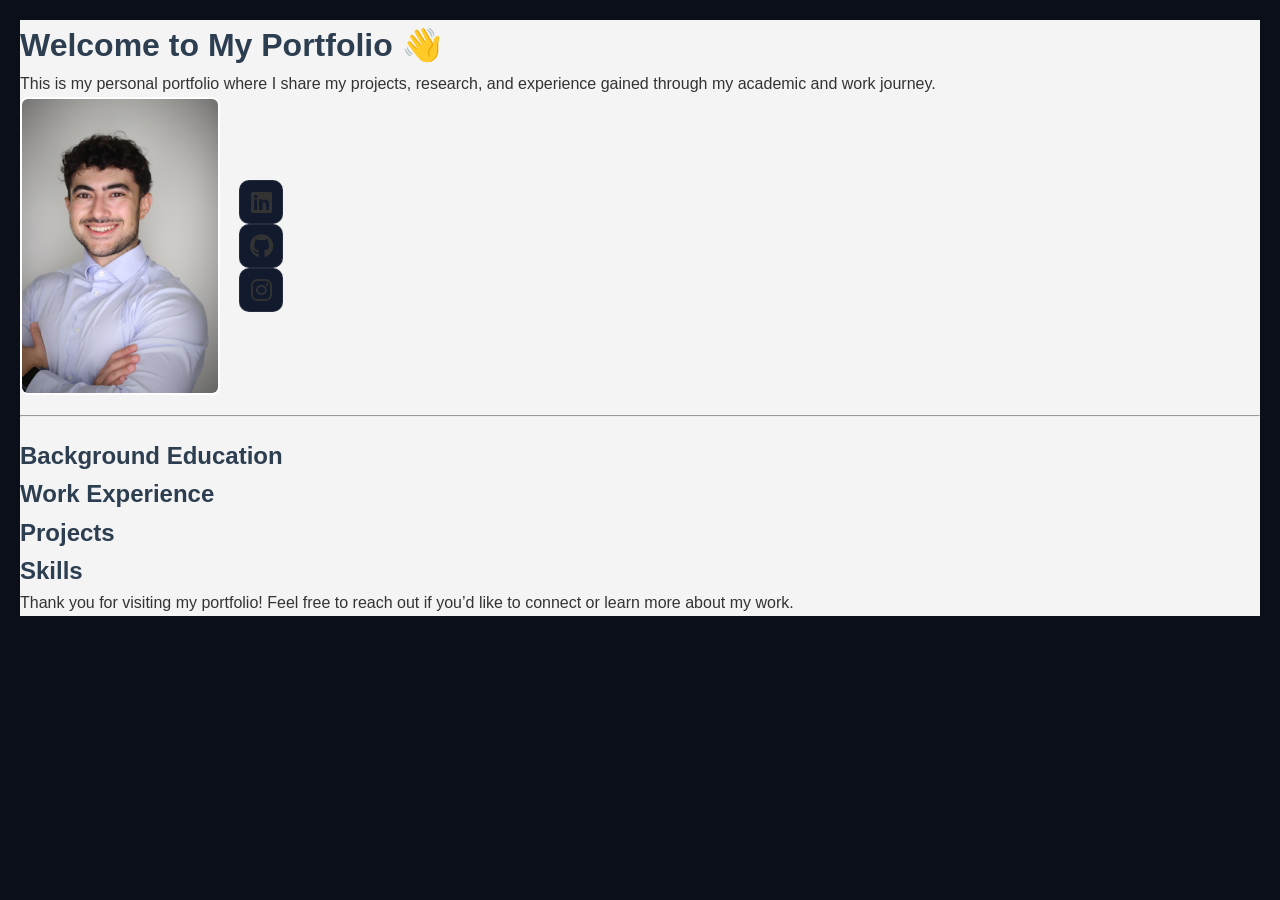
<file: profolio.html>
<!DOCTYPE html>
<html lang="en">
<head>
    <meta charset="UTF-8">
    <meta name="viewport" content="width=device-width, initial-scale=1.0">
    <title>My Portfolio</title>
    <link rel="stylesheet" href="styles.css"> <!-- Link to a CSS file if needed -->
    <link rel="stylesheet" href="https://cdnjs.cloudflare.com/ajax/libs/font-awesome/6.0.0-beta3/css/all.min.css"> <!-- Font Awesome CDN -->
    <style>
        body {
            font-family: Arial, sans-serif;
            line-height: 1.6;
            margin: 20px;
            background-color: #f4f4f4;
            color: #333;
        }
        h1, h2, h3 {
            color: #2c3e50;
        }
        img {
            border: 2px solid white;
            border-radius: 8px;
            width: 200px;
            vertical-align: middle; /* Aligns the image vertically with text */
        }
        .social-links {
            display: inline-block; /* Allows for inline layout with the image */
            margin-left: 15px; /* Adds space between the image and links */
            vertical-align: middle; /* Aligns the icons vertically with the image */
        }
        .social-links a {
            text-decoration: none; /* Removes underline from links */
            color: #333; /* Link color */
            margin-right: 10px; /* Space between icons */
            font-size: 24px; /* Icon size */
        }
        summary {
            cursor: pointer;
            font-weight: bold;
        }
        ul {
            list-style-type: none;
            padding: 0;
        }
        li {
            margin-bottom: 10px;
        }
        hr {
            margin: 20px 0;
        }
        .skills-list {
            margin-top: 10px;
        }
    </style>
</head>
<body>
    <h1>Welcome to My Portfolio 👋</h1>
    <p>This is my personal portfolio where I share my projects, research, and experience gained through my academic and work journey.</p>

    <img src="assets/pfard@uci.edu-48365f5c.jpg" alt="Your Image Description">
    <div class="social-links">
        <a href="https://www.linkedin.com/in/puyafard" target="_blank" title="LinkedIn"><i class="fab fa-linkedin"></i></a>
        <a href="https://github.com/PuyaCompE" target="_blank" title="GitHub"><i class="fab fa-github"></i></a>
        <a href="https://Instagram.com/py.frd" target="_blank" title="Instagram"><i class="fab fa-instagram"></i></a>
        <!-- Add more social media links as needed -->
    </div>

    <hr>
    <h2>Background Education</h2>
    <!-- Add your educational details here -->

    <h2>Work Experience</h2>
    <!-- Add your work experience details here -->

    <h2>Projects</h2>
    <!-- Add your projects here -->

    <h2>Skills</h2>
    <!-- Add your skills here -->
    
    <p>Thank you for visiting my portfolio! Feel free to reach out if you’d like to connect or learn more about my work.</p>
</body>
</html>
</file>
<file: styles.css>
/* ============================================================
   Puya Fard — Portfolio shared styles
   Used by index.html, about.html, personal-background.html,
   completed-projects.html
   ============================================================ */

:root{
  --primary-color:#0077b5;
  --bg:#0b0f1a;--panel:#0f1524;--muted:#a8b3cf;--text:#e6e9f4;
  --card:#121a2e;--border:rgba(255,255,255,0.08);
  --shadow:0 6px 28px rgba(0,0,0,.35);
  --radius:16px;--maxw:1100px;--focus:0 0 0 3px rgba(122,162,255,.35)
}
*{box-sizing:border-box;margin:0;padding:0}
html:focus-within{scroll-behavior:smooth}
@media (prefers-reduced-motion:reduce){html:focus-within{scroll-behavior:auto}}
html,body{background:var(--bg);color:var(--text);font-family:Inter,-apple-system,system-ui,Segoe UI,Roboto,Helvetica,Arial,sans-serif;line-height:1.6}
body{overflow-x:hidden}
a{color:var(--primary-color);text-decoration:none;transition:all .3s ease}
a:hover{text-decoration:underline}
:where(a,button,[tabindex]):focus{outline:none}
:where(a,button,[tabindex]):focus-visible{box-shadow:var(--focus);border-radius:10px}
img{max-width:100%;height:auto;border-radius:12px}
.container{max-width:var(--maxw);margin:0 auto;padding:24px}
.skip-link{position:absolute;left:-9999px;top:0;background:var(--primary-color);color:#fff;padding:8px 16px;z-index:100}
.skip-link:focus{left:50%;transform:translateX(-50%);top:10px}

/* NAV */
.navbar{position:sticky;top:0;z-index:50;background:rgba(11,15,26,.85);backdrop-filter:blur(12px);border-bottom:1px solid var(--border)}
.navbar .container{display:flex;align-items:center;justify-content:space-between;gap:16px;padding-block:14px}
.brand{font-weight:700;letter-spacing:.3px;font-size:1.1rem;color:var(--text)}
.nav-links{list-style:none;display:flex;gap:8px;margin:0;padding:0}
.nav-links a{padding:10px 14px;border-radius:10px;font-weight:500;font-size:.95rem;display:flex;align-items:center;gap:6px;color:var(--text)}
.nav-links a i{font-size:.9rem;opacity:.85}
.nav-links a[aria-current="page"],.nav-links a:hover{background:rgba(255,255,255,.08);text-decoration:none;color:var(--primary-color)}

/* BUTTONS */
.btn{display:inline-flex;align-items:center;gap:8px;padding:12px 24px;border-radius:10px;font-weight:600;text-decoration:none;font-size:.95rem;transition:all .3s ease;cursor:pointer}
.btn i{font-size:.9rem}
.btn-primary{background:var(--primary-color);color:#fff;box-shadow:0 4px 14px rgba(0,119,181,.25)}
.btn-primary:hover{background:#005a8d;transform:translateY(-2px);box-shadow:0 6px 20px rgba(0,119,181,.35);text-decoration:none}
.btn-outline{border:1.5px solid var(--border);color:var(--text);background:rgba(255,255,255,.03)}
.btn-outline:hover{border-color:var(--primary-color);background:rgba(0,119,181,.08);text-decoration:none}

/* HERO (home) */
.hero{padding:80px 0 64px;background:radial-gradient(1400px 600px at 50% -250px,rgba(0,119,181,.15),rgba(11,15,26,0));text-align:center;position:relative}
.hero::before{content:'';position:absolute;inset:0;background:url("data:image/svg+xml,%3Csvg width='60' height='60' viewBox='0 0 60 60' xmlns='http://www.w3.org/2000/svg'%3E%3Cg fill='none' fill-rule='evenodd'%3E%3Cg fill='%23ffffff' fill-opacity='0.02'%3E%3Cpath d='M36 34v-4h-2v4h-4v2h4v4h2v-4h4v-2h-4zm0-30V0h-2v4h-4v2h4v4h2V6h4V4h-4zM6 34v-4H4v4H0v2h4v4h2v-4h4v-2H6zM6 4V0H4v4H0v2h4v4h2V6h4V4H6z'/%3E%3C/g%3E%3C/g%3E%3C/svg%3E");opacity:.3;pointer-events:none}
.hero .container{position:relative;z-index:1}
.hero-avatar{width:140px;height:140px;border-radius:50%;object-fit:cover;object-position:50% 22%;border:3px solid var(--border);box-shadow:0 8px 30px rgba(0,0,0,.45);margin:0 auto 24px;display:block}
.hero h1{margin:0 0 16px;font-size:clamp(30px,5vw,52px);line-height:1.1;font-weight:700;overflow-wrap:break-word;background:linear-gradient(135deg,var(--text),var(--primary-color));-webkit-background-clip:text;-webkit-text-fill-color:transparent;background-clip:text}
.hero .subtitle{margin:0 auto 8px;max-width:720px;font-size:clamp(1.1rem,2.2vw,1.35rem);color:var(--text);font-weight:500}
.hero p{margin:0 auto;max-width:680px;color:var(--muted);font-size:1.05rem}
.btn-row{display:flex;gap:14px;flex-wrap:wrap;justify-content:center;margin-top:28px}

/* STATS */
.stats{display:grid;grid-template-columns:repeat(auto-fit,minmax(180px,1fr));gap:20px;margin:40px 0 0;padding:32px;background:var(--card);border:1px solid var(--border);border-radius:var(--radius)}
.stat{text-align:center;padding:12px}
.stat-number{display:block;font-size:2rem;font-weight:700;color:var(--primary-color);margin-bottom:4px}
.stat-label{color:var(--muted);font-size:.9rem;font-weight:500}

/* GENERIC SECTIONS (home) */
main section{padding:48px 0}
.section-header{text-align:center;margin-bottom:40px}
.section-header h2{font-size:clamp(1.75rem,3.5vw,2.25rem);margin-bottom:12px;font-weight:700}
.section-header p{color:var(--muted);max-width:600px;margin:0 auto;font-size:1.05rem}

.cards{display:grid;grid-template-columns:1fr;gap:24px}
@media (min-width:768px){.cards{grid-template-columns:repeat(2,1fr)}}
@media (min-width:920px){.cards{grid-template-columns:repeat(3,1fr)}}

.card{background:var(--card);border:1px solid var(--border);border-radius:14px;padding:28px;box-shadow:var(--shadow);display:flex;flex-direction:column;transition:transform .3s ease,box-shadow .3s ease,border-color .3s ease;position:relative;overflow:hidden}
.card::before{content:'';position:absolute;top:0;left:0;right:0;height:3px;background:linear-gradient(90deg,var(--primary-color),transparent);opacity:0;transition:opacity .3s ease}
.card:hover{transform:translateY(-4px);box-shadow:0 12px 40px rgba(0,0,0,.45);border-color:rgba(0,119,181,.3)}
.card:hover::before{opacity:1}
.card-icon{width:48px;height:48px;border-radius:10px;background:rgba(0,119,181,.1);display:flex;align-items:center;justify-content:center;margin-bottom:16px;font-size:1.4rem;color:var(--primary-color)}
.card h3{margin:0 0 10px;font-size:1.25rem;font-weight:600}
.card p{margin:0 0 20px;color:var(--muted);flex-grow:1;font-size:.95rem;line-height:1.6}
.card .actions{margin-top:auto}

/* TECH STACK */
.tech-stack{display:flex;flex-wrap:wrap;gap:12px;justify-content:center;margin-top:32px}
.tech-badge{padding:10px 18px;background:var(--card);border:1px solid var(--border);border-radius:8px;font-size:.9rem;font-weight:500;color:var(--text);transition:all .3s ease}
.tech-badge:hover{border-color:var(--primary-color);background:rgba(0,119,181,.08);transform:translateY(-2px)}

/* PAGE HEADER (about / background / projects) */
.page-header{padding:64px 0 48px;text-align:center;background:radial-gradient(1400px 400px at 50% -200px,rgba(0,119,181,.12),rgba(11,15,26,0))}
.page-header h1{font-size:clamp(2rem,4vw,3rem);font-weight:700;margin-bottom:12px;overflow-wrap:break-word;background:linear-gradient(135deg,var(--text),var(--primary-color));-webkit-background-clip:text;-webkit-text-fill-color:transparent;background-clip:text}
.page-header p{color:var(--muted);font-size:1.05rem;max-width:700px;margin:0 auto 24px;line-height:1.7}

/* CONTENT SECTIONS (about / background) */
.content-section{padding:48px 0}
.content-section:not(:last-child){border-bottom:1px solid var(--border)}

.section-title{display:flex;align-items:center;gap:12px;font-size:clamp(1.5rem,3vw,2rem);font-weight:700;margin-bottom:32px;color:var(--text)}
.section-title i{color:var(--primary-color);font-size:1.8rem}

/* ABOUT */
.profile-intro{display:grid;grid-template-columns:250px 1fr;gap:48px;align-items:start;padding:0 0 48px}
@media(max-width:768px){.profile-intro{grid-template-columns:1fr;gap:32px;text-align:center}}
.profile-image{width:100%;border-radius:16px;box-shadow:0 8px 30px rgba(0,0,0,.4);border:2px solid var(--border)}
.quote-box{background:var(--card);border-left:4px solid var(--primary-color);padding:24px 28px;border-radius:12px;margin:0 0 28px;border:1px solid var(--border)}
.quote-text{font-style:italic;color:var(--text);font-size:1.05rem;line-height:1.7;margin-bottom:12px}
.quote-author{font-weight:600;color:var(--primary-color);font-style:normal}
.text-content{color:var(--muted);font-size:1.05rem;line-height:1.8;margin-bottom:24px}
.text-content:last-child{margin-bottom:0}
.interests-grid{display:grid;grid-template-columns:repeat(auto-fit,minmax(260px,1fr));gap:24px;margin-top:32px}
.interest-card{background:var(--card);border:1px solid var(--border);border-radius:14px;padding:28px;transition:transform .3s ease,box-shadow .3s ease,border-color .3s ease;position:relative;overflow:hidden}
.interest-card::before{content:'';position:absolute;top:0;left:0;right:0;height:3px;background:linear-gradient(90deg,var(--primary-color),transparent);opacity:0;transition:opacity .3s}
.interest-card:hover{transform:translateY(-4px);box-shadow:0 12px 40px rgba(0,0,0,.45);border-color:rgba(0,119,181,.3)}
.interest-card:hover::before{opacity:1}
.interest-icon{width:56px;height:56px;border-radius:12px;background:rgba(0,119,181,.1);display:flex;align-items:center;justify-content:center;font-size:1.6rem;color:var(--primary-color);margin-bottom:18px}
.interest-card h3{font-size:1.2rem;margin-bottom:12px;color:var(--text)}
.interest-card p{color:var(--muted);font-size:.95rem;line-height:1.6;margin:0}
.signature-img{max-width:250px;margin-top:32px;opacity:.9}

/* EDUCATION (background) */
.education-item{background:var(--card);border:1px solid var(--border);border-radius:14px;padding:28px;margin-bottom:24px;border-left:4px solid var(--primary-color);transition:all .3s ease}
.education-item:hover{box-shadow:0 8px 28px rgba(0,0,0,.4);transform:translateX(4px)}
.edu-degree{font-size:1.3rem;font-weight:600;color:var(--text);margin-bottom:6px}
.edu-school{font-size:1.05rem;color:var(--muted);margin-bottom:4px}
.edu-date{font-size:.9rem;color:var(--primary-color);font-weight:600;margin-bottom:16px}
.edu-link{display:inline-flex;align-items:center;gap:6px;padding:8px 16px;background:rgba(0,119,181,.1);color:var(--primary-color);border-radius:8px;font-weight:600;font-size:.85rem;border:1px solid rgba(0,119,181,.2);transition:all .3s ease}
.edu-link:hover{background:rgba(0,119,181,.2);text-decoration:none;transform:translateY(-1px)}

/* WORK EXPERIENCE (background) */
.work-item{background:var(--card);border:1px solid var(--border);border-radius:14px;padding:32px;margin-bottom:24px;transition:all .3s ease}
.work-item:hover{border-color:rgba(0,119,181,.3);box-shadow:0 8px 28px rgba(0,0,0,.4)}
.work-header{cursor:pointer;display:flex;justify-content:space-between;align-items:flex-start;gap:20px}
.work-title-sec h3{font-size:1.3rem;color:var(--text);font-weight:600;margin-bottom:6px;transition:color .3s}
.work-header:hover .work-title-sec h3{color:var(--primary-color)}
.work-company{font-size:1rem;color:var(--muted);font-weight:500}
.work-date{font-size:.9rem;color:var(--primary-color);font-weight:600;white-space:nowrap}
.toggle-icon{font-size:1.1rem;color:var(--primary-color);transition:transform .3s;margin-left:12px}
.toggle-icon.active{transform:rotate(180deg)}
.work-details{display:none;margin-top:24px;padding-top:24px;border-top:1px solid var(--border)}
.work-details.active{display:block;animation:slideIn .3s ease}
@keyframes slideIn{from{opacity:0;transform:translateY(-10px)}to{opacity:1;transform:translateY(0)}}
.work-desc{color:var(--muted);font-size:1rem;line-height:1.7;margin-bottom:24px}
.detail-section{margin-top:28px}
.detail-section h4{font-size:1.1rem;color:var(--text);font-weight:600;margin-bottom:14px;display:flex;align-items:center;gap:10px}
.detail-section h4 i{color:var(--primary-color);font-size:1.2rem}
.detail-list{list-style:none;padding:0}
.detail-list li{padding:10px 0 10px 24px;position:relative;color:var(--muted);font-size:.95rem;line-height:1.7}
.detail-list li:before{content:"▸";position:absolute;left:0;color:var(--primary-color);font-weight:bold;font-size:1.1rem}
.tags{display:flex;flex-wrap:wrap;gap:10px;margin-top:12px}
.tag{padding:8px 14px;background:rgba(0,119,181,.08);color:var(--primary-color);border-radius:6px;font-size:.85rem;font-weight:600;border:1px solid rgba(0,119,181,.2)}

/* SKILLS (background) */
.skills-grid{display:grid;grid-template-columns:repeat(auto-fit,minmax(280px,1fr));gap:24px;margin-top:32px}
.skill-category{background:var(--card);border:1px solid var(--border);border-radius:14px;padding:28px;border-left:4px solid var(--primary-color);transition:transform .3s ease,box-shadow .3s ease}
.skill-category:hover{box-shadow:0 8px 28px rgba(0,0,0,.4);transform:translateY(-2px)}
.skill-category h3{font-size:1.15rem;color:var(--text);margin-bottom:14px;font-weight:600}
.skill-category p{color:var(--muted);font-size:.95rem;line-height:1.6;margin:0}

/* PROJECTS */
.category-section{padding:48px 0}
.category-section:not(:last-child){border-bottom:1px solid var(--border)}
.category-header{display:flex;align-items:center;gap:12px;margin-bottom:32px}
.category-header i{font-size:1.8rem;color:var(--primary-color)}
.category-header h2{font-size:clamp(1.5rem,3vw,2rem);font-weight:700;color:var(--text)}
.project-card{background:var(--card);border:1px solid var(--border);border-radius:14px;margin-bottom:20px;overflow:hidden;transition:transform .3s ease,box-shadow .3s ease,border-color .3s ease}
.project-card:hover{border-color:rgba(0,119,181,.3);box-shadow:0 8px 28px rgba(0,0,0,.4)}
.project-header{padding:24px;cursor:pointer;display:flex;justify-content:space-between;align-items:flex-start;gap:16px;background:rgba(255,255,255,.02)}
.project-header:hover{background:rgba(0,119,181,.05)}
.project-title-sec{flex:1}
.project-title-sec h3{font-size:1.2rem;color:var(--text);font-weight:600;margin-bottom:10px;transition:color .3s}
.project-header:hover .project-title-sec h3{color:var(--primary-color)}
.project-tags{display:flex;flex-wrap:wrap;gap:8px;margin-top:10px}
.project-tags .tag{padding:6px 12px;font-size:.75rem}
.project-details{display:none;padding:24px;background:var(--card);border-top:1px solid var(--border)}
.project-details.active{display:block;animation:slideIn .3s ease}
.project-details p{color:var(--muted);font-size:.95rem;line-height:1.7;margin-bottom:20px;text-align:justify}
.project-link{display:inline-flex;align-items:center;gap:8px;padding:10px 20px;background:var(--primary-color);color:#fff;border-radius:8px;font-weight:600;font-size:.9rem;transition:all .3s ease;box-shadow:0 4px 12px rgba(0,119,181,.25)}
.project-link:hover{background:#005a8d;transform:translateY(-2px);box-shadow:0 6px 18px rgba(0,119,181,.35);text-decoration:none}

/* FOOTER */
footer{border-top:1px solid var(--border);padding:40px 0;color:var(--muted);margin-top:64px}
.footer-content{display:flex;flex-direction:column;align-items:center;gap:20px;text-align:center}
.social-links{display:flex;gap:16px;list-style:none}
.social-links a{width:44px;height:44px;display:flex;align-items:center;justify-content:center;border-radius:10px;background:var(--card);border:1px solid var(--border);color:var(--text);font-size:1.2rem;transition:all .3s ease}
.social-links a:hover{background:var(--primary-color);border-color:var(--primary-color);color:#fff;transform:translateY(-3px);text-decoration:none}

/* SCROLL REVEAL (added by main.js) */
.reveal{opacity:0;transform:translateY(24px);transition:opacity .6s ease,transform .6s ease}
.reveal.visible{opacity:1;transform:none}
@media (prefers-reduced-motion:reduce){.reveal{opacity:1;transform:none;transition:none}}

/* RESPONSIVE */
@media (max-width:768px){
  .navbar .container{flex-direction:column;gap:12px;padding-block:12px}
  .nav-links{flex-wrap:wrap;justify-content:center;gap:6px}
  .nav-links a{padding:8px 12px;font-size:.85rem}
  .hero{padding:48px 0 40px}
  .hero-avatar{width:110px;height:110px}
  .stats{grid-template-columns:repeat(2,1fr);gap:16px;padding:24px 16px}
  .page-header{padding:48px 0 32px}
  .content-section,.category-section{padding:32px 0}
  .interests-grid,.skills-grid{grid-template-columns:1fr}
  .work-header{flex-direction:column}
  .work-date{align-self:flex-start}
  .project-header{flex-direction:column;gap:12px}
}
</file>
